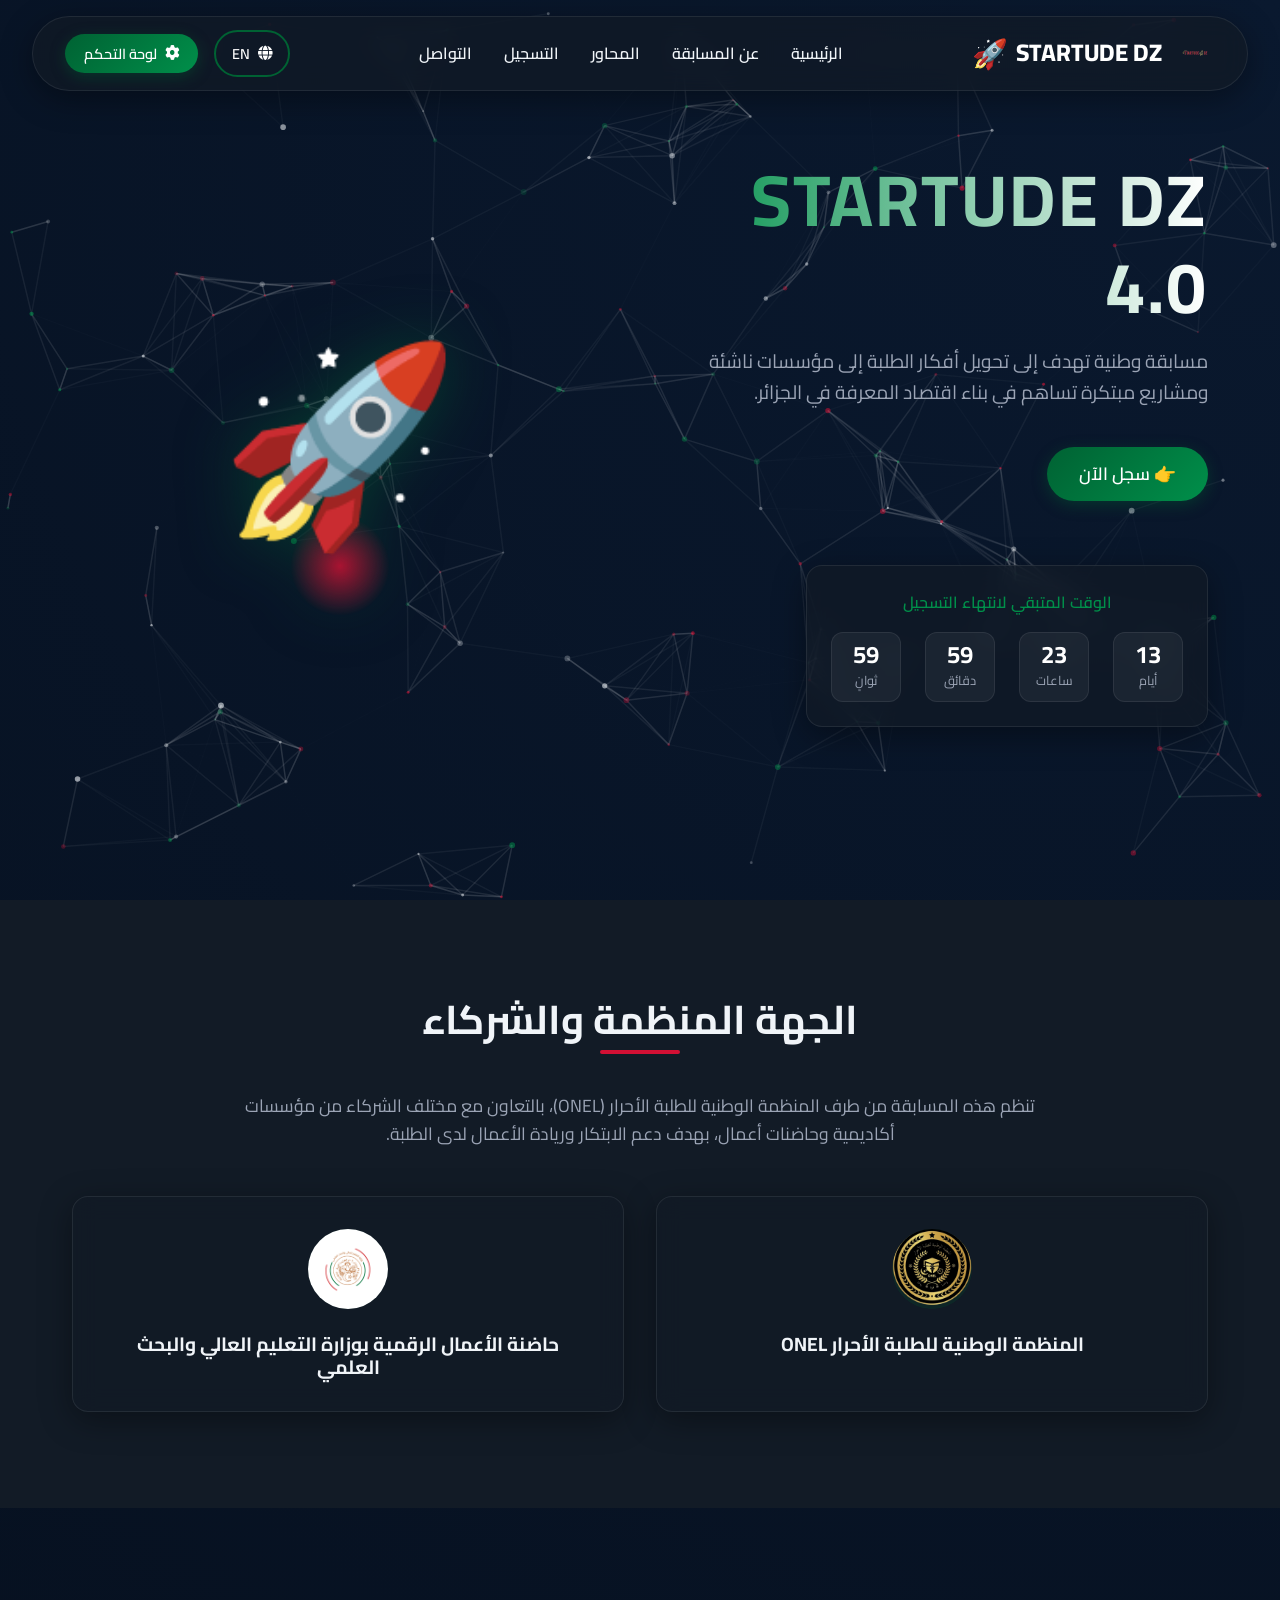
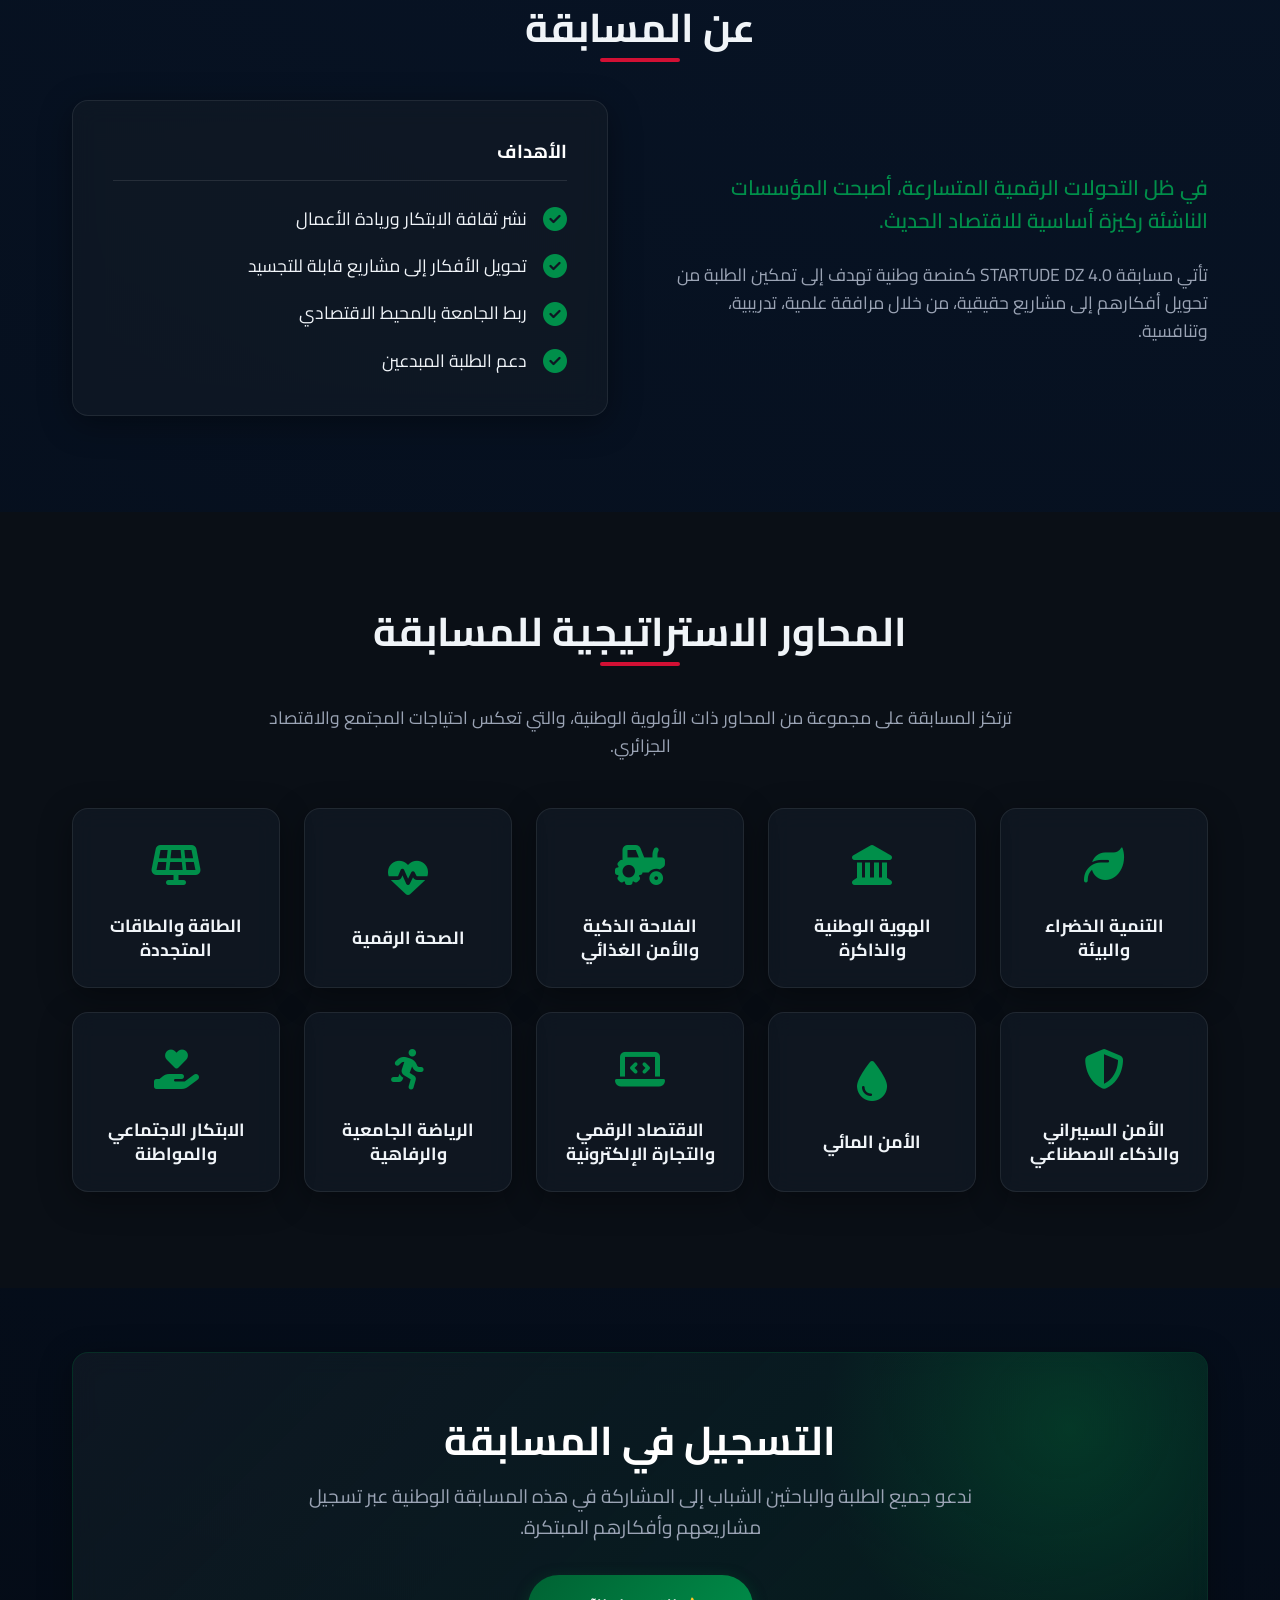
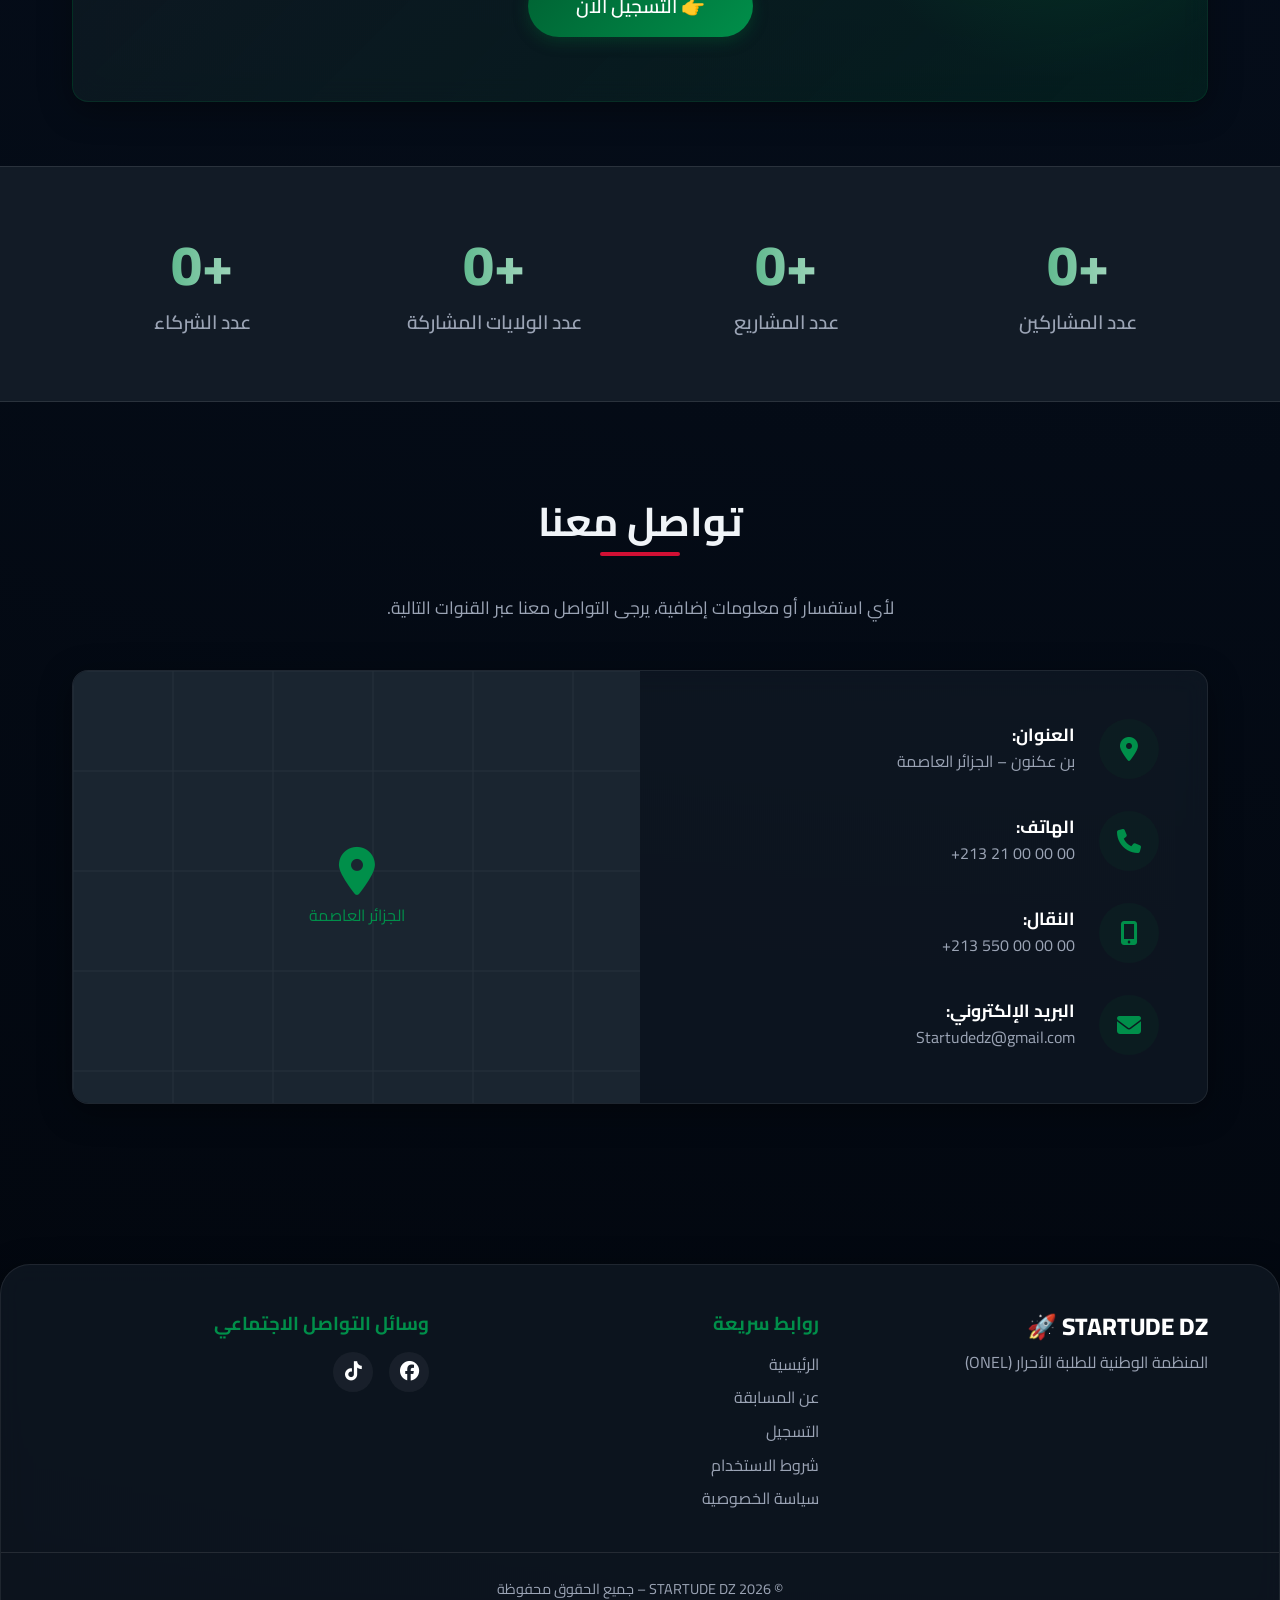
<file: index.html>
<!doctype html>
<html lang="ar">
  <head>
    <meta charset="UTF-8" />
    <link rel="icon" type="image/svg+xml" href="./favicon.svg" />
    <meta name="viewport" content="width=device-width, initial-scale=1.0, maximum-scale=1.0, user-scalable=no, viewport-fit=cover" />
    <meta name="theme-color" content="#006233" />
    
    <!-- SEO Optimization -->
    <title>STARTUDE DZ 4.0 | المسابقة الوطنية للطلبة الجامعيين</title>
    <meta name="description" content="البوابة الرسمية لمسابقة STARTUDE DZ 4.0 - المسابقة الوطنية للطلبة الجامعيين لريادة الأعمال والابتكار. سجل مشروعك الناشئ الآن وساهم في بناء اقتصاد المعرفة." />
    <meta name="keywords" content="STARTUDE DZ, ONEL, مسابقة وطنية, الطلبة الأحرار, جامعة الجزائر, مؤسسة ناشئة, الابتكار, ريادة الأعمال الطلابية, الجزائر" />
    <meta name="author" content="National Organization of Free Students (ONEL)" />
    
    <!-- PWA Configuration -->
    <link rel="manifest" href="./manifest.json" />
    
    <!-- iOS PWA Support -->
    <meta name="apple-mobile-web-app-capable" content="yes" />
    <meta name="apple-mobile-web-app-status-bar-style" content="black-translucent" />
    <meta name="apple-mobile-web-app-title" content="STARTUDE" />
    <link rel="apple-touch-icon" href="./startude-logo.png" />
    
    <!-- OpenGraph (Facebook, LinkedIn, etc.) -->
    <meta property="og:title" content="STARTUDE DZ 4.0 | المسابقة الوطنية للطلبة الجامعيين" />
    <meta property="og:description" content="سجل فكرتك أو مشروعك المبتكر الآن في مسابقة ريادة الأعمال الطلابية الكبرى في الجزائر." />
    <meta property="og:image" content="./startude-logo.png" />
    <meta property="og:type" content="website" />
    
    <!-- Twitter Cards -->
    <meta name="twitter:card" content="summary_large_image" />
    <meta name="twitter:title" content="STARTUDE DZ 4.0 | المسابقة الوطنية للطلبة الجامعيين" />
    <meta name="twitter:description" content="سجل فكرتك أو مشروعك المبتكر الآن في مسابقة ريادة الأعمال الطلابية الكبرى في الجزائر." />
    <meta name="twitter:image" content="./startude-logo.png" />

    <!-- External Libraries -->
    <link rel="stylesheet" href="https://cdnjs.cloudflare.com/ajax/libs/font-awesome/6.4.0/css/all.min.css" />
    <style>
      body {
        background: radial-gradient(circle at top right, #0a192f, #02060d) !important;
        color: #f0f4f8;
      }
    </style>
    <link rel="stylesheet" href="./assets/css/style.css" />
    <script src="./assets/js/tsparticles.bundle.min.js"></script>
  </head>
  <body>

    <div class="app-container">
      
      <!-- Navbar -->
      <header class="navbar-container glass-panel">
        <div class="navbar-content">
          <div class="logo">
            <a href="./index.html" style="display: flex; align-items: center; gap: 0.8rem;">
              <img src="./startude-logo.png" alt="STARTUDE Logo" style="height: 40px; width: auto; object-fit: contain;" />
              <h2>STARTUDE DZ <span>🚀</span></h2>
            </a>
          </div>

          <nav class="nav-links">
            <a href="./index.html" data-i18n="nav.home">الرئيسية</a>
            <a href="#about" data-i18n="nav.about">عن المسابقة</a>
            <a href="#axes" data-i18n="nav.axes">المحاور</a>
            <a href="#registration" data-i18n="nav.registration">التسجيل</a>
            <a href="#contact" data-i18n="nav.contact">التواصل</a>
          </nav>

          <div class="nav-actions">
            <button class="lang-toggle btn-secondary">
              <i class="fas fa-globe"></i> <span class="lang-toggle-text">EN</span>
            </button>
            <a href="./admin.html" class="btn-primary admin-btn">
              <i class="fas fa-cog"></i> <span data-i18n="nav.dashboard">لوحة التحكم</span>
            </a>
            <button class="mobile-menu-btn">
              <i class="fas fa-bars"></i>
            </button>
          </div>
        </div>
      </header>

      <main style="min-height: 80vh;">
        
        <!-- Hero Section -->
        <section class="hero-section" id="home">
          <div id="tsparticles" style="position: absolute; top: 0; left: 0; width: 100%; height: 100%; z-index: 0; pointer-events: none;"></div>
          
          <div class="container hero-content">
            <div class="hero-text">
              <h1 class="text-gradient" data-i18n="hero.title">STARTUDE DZ 4.0</h1>
              <p class="hero-subtitle" data-i18n="hero.subtitle">مسابقة وطنية تهدف إلى تحويل أفكار الطلبة إلى مؤسسات ناشئة ومشاريع مبتكرة تساهم في بناء اقتصاد المعرفة في الجزائر.</p>
              
              <div class="hero-actions" id="hero-registration-actions">
                <!-- Registration Button injected dynamically by JS -->
              </div>

              <!-- Countdown Container -->
              <div class="countdown-container glass-panel" id="countdown-container">
                <p data-i18n="hero.countdown_text">الوقت المتبقي لانتهاء التسجيل</p>
                <div class="timer">
                  <div class="time-box">
                    <span id="timer-days">0</span>
                    <small id="lbl-days">أيام</small>
                  </div>
                  <div class="time-box">
                    <span id="timer-hours">0</span>
                    <small id="lbl-hours">ساعات</small>
                  </div>
                  <div class="time-box">
                    <span id="timer-mins">0</span>
                    <small id="lbl-mins">دقيقة</small>
                  </div>
                  <div class="time-box">
                    <span id="timer-secs">0</span>
                    <small id="lbl-secs">ثانية</small>
                  </div>
                </div>
              </div>
            </div>

            <div class="hero-image">
              <div class="rocket-container">
                <span class="rocket-emoji">🚀</span>
                <div class="rocket-glow"></div>
              </div>
            </div>
          </div>
        </section>

        <!-- Organizers Section -->
        <section class="organizers-section" id="organizers">
          <div class="container">
            <h2 class="section-title" data-i18n="organizers.title">الجهة المنظمة والشركاء</h2>
            <p class="section-desc" data-i18n="organizers.text">تنظم هذه المسابقة من طرف المنظمة الوطنية للطلبة الأحرار (ONEL)، بالتعاون مع مختلف الشركاء من مؤسسات أكاديمية وحاضنات أعمال، بهدف دعم الابتكار وريادة الأعمال لدى الطلبة.</p>

            <div class="organizers-grid">
              <div class="org-card glass-panel">
                <div class="org-icon">
                  <img src="./onel-logo.png" alt="ONEL Logo" style="width: 100%; height: 100%; object-fit: contain; padding: 0; transform: scale(1.15);" />
                </div>
                <h3 data-i18n="organizers.onel">المنظمة الوطنية للطلبة الاحرار ONEL</h3>
              </div>

              <div class="org-card glass-panel">
                <div class="org-icon">
                  <img src="./ministry-logo.png" alt="Ministry Logo" style="width: 100%; height: 100%; object-fit: contain; background-color: white; padding: 10px;" />
                </div>
                <h3 data-i18n="organizers.digital_incubator">حاضنة الأعمال الرقمية بوزارة التعليم العالي والبحث العلمي</h3>
              </div>
            </div>
          </div>
        </section>

        <!-- About Section -->
        <section class="about-section" id="about">
          <div class="container">
            <h2 class="section-title" data-i18n="about.title">عن المسابقة</h2>
            
            <div class="about-content">
              <div class="about-text">
                <p class="lead" data-i18n="about.text1">في ظل التحولات الرقمية المتسارعة، أصبحت المؤسسات الناشئة ركيزة أساسية للاقتصاد الحديث.</p>
                <p data-i18n="about.text2">تأتي مسابقة STARTUDE DZ 4.0 كمنصة وطنية تهدف إلى تمكين الطلبة من تحويل أفكارهم إلى مشاريع حقيقية، من خلال مرافقة علمية، تدريبية، وتنافسية.</p>
              </div>

              <div class="about-goals glass-panel">
                <h3 data-i18n="about.goals">الأهداف</h3>
                <ul class="goals-list">
                  <li>
                    <i class="fas fa-check-circle goal-icon"></i>
                    <span data-i18n="about.goal1">نشر ثقافة الابتكار وريادة الأعمال</span>
                  </li>
                  <li>
                    <i class="fas fa-check-circle goal-icon"></i>
                    <span data-i18n="about.goal2">تحويل الأفكار إلى مشاريع قابلة للتجسيد</span>
                  </li>
                  <li>
                    <i class="fas fa-check-circle goal-icon"></i>
                    <span data-i18n="about.goal3">ربط الجامعة بالمحيط الاقتصادي</span>
                  </li>
                  <li>
                    <i class="fas fa-check-circle goal-icon"></i>
                    <span data-i18n="about.goal4">دعم الطلبة المبدعين</span>
                  </li>
                </ul>
              </div>
            </div>
          </div>
        </section>

        <!-- Axes Section -->
        <section class="axes-section" id="axes">
          <div class="container">
            <h2 class="section-title" data-i18n="axes.title">المحاور الاستراتيجية للمسابقة</h2>
            <p class="section-desc" data-i18n="axes.text">ترتكز المسابقة على مجموعة من المحاور ذات الأولوية الوطنية، والتي تعكس احتياجات المجتمع والاقتصاد الجزائري.</p>

            <div class="axes-grid">
              <div class="axis-card glass-panel">
                <div class="axis-icon"><i class="fas fa-leaf"></i></div>
                <h3 data-i18n="axes.axis1">التنمية الخضراء والبيئة</h3>
              </div>
              <div class="axis-card glass-panel">
                <div class="axis-icon"><i class="fas fa-landmark"></i></div>
                <h3 data-i18n="axes.axis2">الهوية الوطنية والذاكرة</h3>
              </div>
              <div class="axis-card glass-panel">
                <div class="axis-icon"><i class="fas fa-tractor"></i></div>
                <h3 data-i18n="axes.axis3">الفلاحة الذكية والأمن الغذائي</h3>
              </div>
              <div class="axis-card glass-panel">
                <div class="axis-icon"><i class="fas fa-heartbeat"></i></div>
                <h3 data-i18n="axes.axis4">الصحة الرقمية</h3>
              </div>
              <div class="axis-card glass-panel">
                <div class="axis-icon"><i class="fas fa-solar-panel"></i></div>
                <h3 data-i18n="axes.axis5">الطاقة والطاقات المتجددة</h3>
              </div>
              <div class="axis-card glass-panel">
                <div class="axis-icon"><i class="fas fa-shield-alt"></i></div>
                <h3 data-i18n="axes.axis6">الأمن السيبراني والذكاء الاصطناعي</h3>
              </div>
              <div class="axis-card glass-panel">
                <div class="axis-icon"><i class="fas fa-tint"></i></div>
                <h3 data-i18n="axes.axis7">الأمن المائي</h3>
              </div>
              <div class="axis-card glass-panel">
                <div class="axis-icon"><i class="fas fa-laptop-code"></i></div>
                <h3 data-i18n="axes.axis8">الاقتصاد الرقمي والتجارة الإلكترونية</h3>
              </div>
              <div class="axis-card glass-panel">
                <div class="axis-icon"><i class="fas fa-running"></i></div>
                <h3 data-i18n="axes.axis9">الرياضة الجامعية والرفاهية</h3>
              </div>
              <div class="axis-card glass-panel">
                <div class="axis-icon"><i class="fas fa-hand-holding-heart"></i></div>
                <h3 data-i18n="axes.axis10">الابتكار الاجتماعي والمواطنة</h3>
              </div>
            </div>
          </div>
        </section>

        <!-- Registration Section -->
        <section class="registration-section" id="registration">
          <div class="container">
            <div class="registration-card glass-panel">
              <div class="registration-content">
                <h2 data-i18n="registration.title">التسجيل في المسابقة</h2>
                <p data-i18n="registration.text">ندعو جميع الطلبة والباحثين الشباب إلى المشاركة في هذه المسابقة الوطنية عبر تسجيل مشاريعهم وأفكارهم المبتكرة.</p>
                <div id="registration-card-actions">
                  <!-- Registration button or closed tag injected by JS -->
                </div>
              </div>
              <div class="registration-bg-shape"></div>
            </div>
          </div>
        </section>

        <!-- Stats Section -->
        <section class="stats-section">
          <div class="container">
            <div class="stats-grid">
              <div class="stat-card">
                <h3 class="text-gradient" id="stat-participants">+0</h3>
                <p data-i18n="stats.participants">عدد المشاركين</p>
              </div>
              <div class="stat-card">
                <h3 class="text-gradient" id="stat-projects">+0</h3>
                <p data-i18n="stats.projects">عدد المشاريع</p>
              </div>
              <div class="stat-card">
                <h3 class="text-gradient" id="stat-wilayas">+0</h3>
                <p data-i18n="stats.wilayas">عدد الولايات المشاركة</p>
              </div>
              <div class="stat-card">
                <h3 class="text-gradient" id="stat-partners">+0</h3>
                <p data-i18n="stats.partners">عدد الشركاء</p>
              </div>
            </div>
          </div>
        </section>

        <!-- Contact Section -->
        <section class="contact-section" id="contact">
          <div class="container">
            <h2 class="section-title" data-i18n="contact.title">تواصل معنا</h2>
            <p class="section-desc" data-i18n="contact.text">لأي استفسار أو معلومات إضافية، يرجى التواصل معنا عبر القنوات التالية.</p>

            <div class="contact-container glass-panel">
              <div class="contact-info">
                <div class="contact-item">
                  <div class="contact-icon"><i class="fas fa-map-marker-alt"></i></div>
                  <div class="contact-details">
                    <h4 data-i18n="contact.address">العنوان:</h4>
                    <p id="contact-address-val">بن عكنون – الجزائر العاصمة</p>
                  </div>
                </div>

                <div class="contact-item">
                  <div class="contact-icon"><i class="fas fa-phone"></i></div>
                  <div class="contact-details">
                    <h4 data-i18n="contact.phone">الهاتف:</h4>
                    <p id="contact-phone-val" dir="ltr">+213 21 00 00 00</p>
                  </div>
                </div>

                <div class="contact-item">
                  <div class="contact-icon"><i class="fas fa-mobile-alt"></i></div>
                  <div class="contact-details">
                    <h4 data-i18n="contact.mobile">النقال:</h4>
                    <p id="contact-mobile-val" dir="ltr">+213 550 00 00 00</p>
                  </div>
                </div>

                <div class="contact-item">
                  <div class="contact-icon"><i class="fas fa-envelope"></i></div>
                  <div class="contact-details">
                    <h4 data-i18n="contact.email">البريد الإلكتروني:</h4>
                    <p id="contact-email-val">Startudedz@gmail.com</p>
                  </div>
                </div>
              </div>
              
              <div class="contact-map">
                <div class="map-placeholder">
                  <div class="map-overlay">
                    <i class="fas fa-map-marker-alt map-icon"></i>
                    <p>الجزائر العاصمة</p>
                  </div>
                </div>
              </div>
            </div>
          </div>
        </section>

      </main>

      <!-- Footer -->
      <footer class="footer-container glass-panel">
        <div class="container footer-content">
          <div class="footer-brand">
            <h2>STARTUDE DZ <span>🚀</span></h2>
            <p data-i18n="footer.onel">المنظمة الوطنية للطلبة الأحرار (ONEL)</p>
          </div>
          
          <div class="footer-links">
            <h3 data-i18n="footer.quick_links">روابط سريعة</h3>
            <ul>
              <li><a href="./index.html" data-i18n="nav.home">الرئيسية</a></li>
              <li><a href="#about" data-i18n="nav.about">عن المسابقة</a></li>
              <li><a href="#registration" data-i18n="nav.registration">التسجيل</a></li>
              <li><a href="./terms.html" data-i18n="footer.terms">شروط الاستخدام</a></li>
              <li><a href="./privacy.html" data-i18n="footer.privacy">سياسة الخصوصية</a></li>
            </ul>
          </div>

          <div class="footer-social">
            <h3 data-i18n="footer.social">وسائل التواصل الاجتماعي</h3>
            <div class="social-icons">
              <a href="https://www.facebook.com/share/1B1pjuqfKP/" target="_blank" rel="noopener noreferrer"><i class="fab fa-facebook"></i></a>
              <a href="https://www.tiktok.com/@startudedz?_r=1&_t=ZS-96HNYuN3NMC" target="_blank" rel="noopener noreferrer"><i class="fab fa-tiktok"></i></a>
            </div>
          </div>
        </div>
        <div class="footer-bottom">
          <p data-i18n="footer.copyright">© 2026 STARTUDE DZ – جميع الحقوق محفوظة</p>
        </div>
      </footer>

    </div>

    <!-- Scripts -->
    <script src="./assets/js/main.js"></script>
  </body>
</html>
</file>
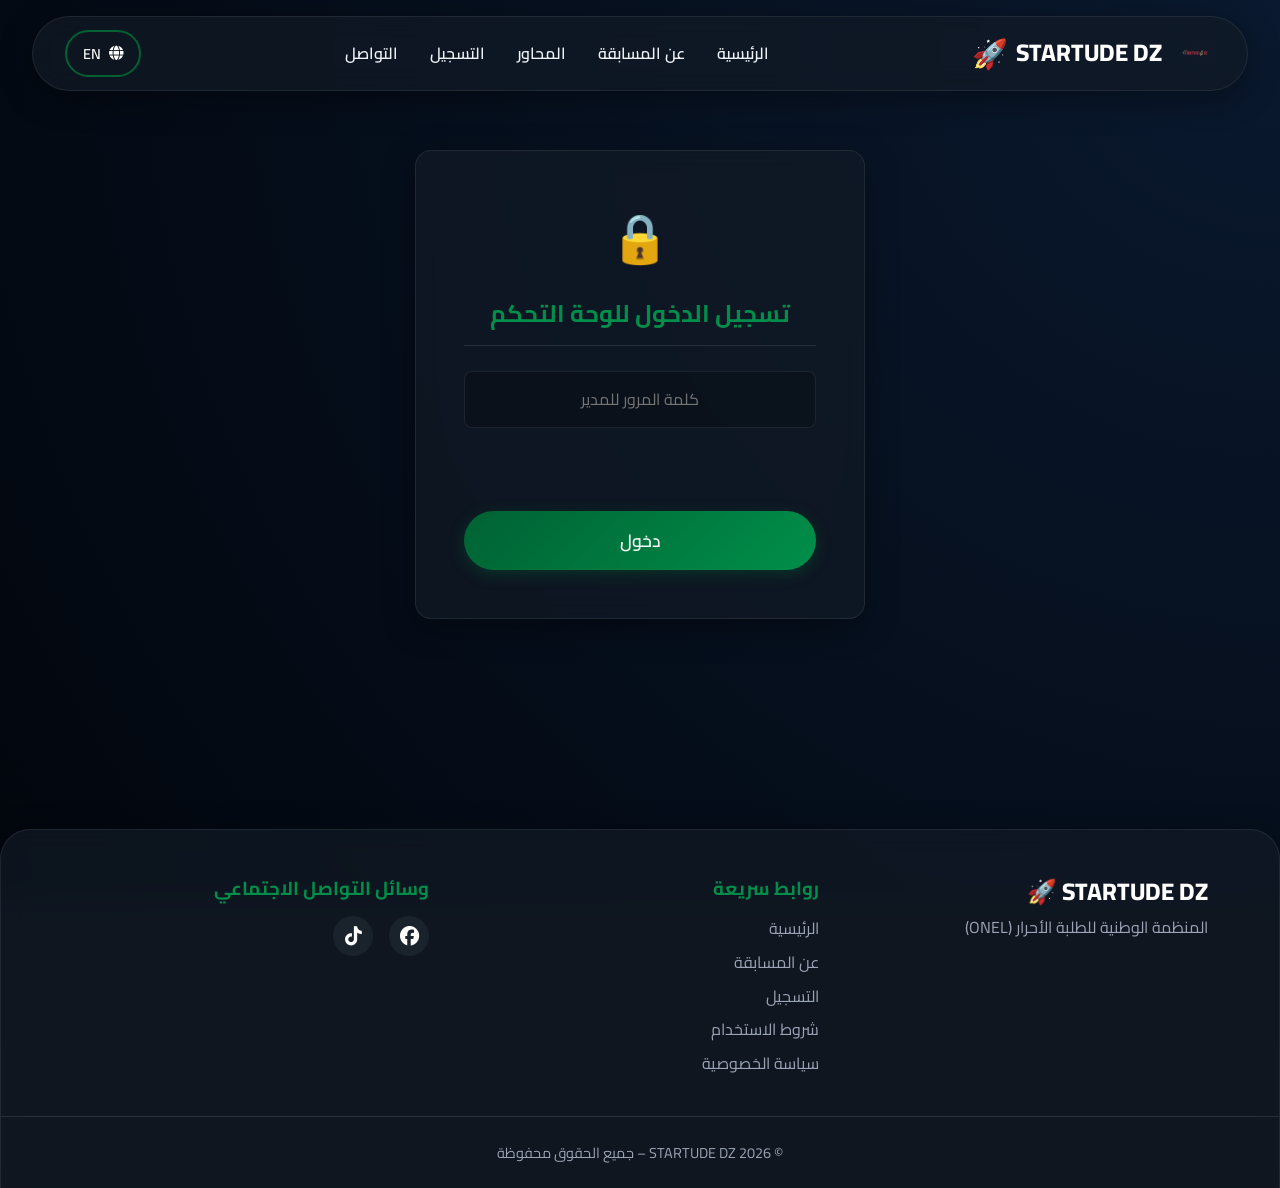
<file: admin.html>
<!doctype html>
<html lang="ar">
  <head>
    <meta charset="UTF-8" />
    <link rel="icon" type="image/svg+xml" href="./favicon.svg" />
    <meta name="viewport" content="width=device-width, initial-scale=1.0, maximum-scale=1.0, user-scalable=no, viewport-fit=cover" />
    <meta name="theme-color" content="#006233" />
    
    <!-- SEO Optimization -->
    <title>STARTUDE DZ 4.0 | لوحة التحكم للمدير</title>
    
    <!-- External Libraries -->
    <link rel="stylesheet" href="https://cdnjs.cloudflare.com/ajax/libs/font-awesome/6.4.0/css/all.min.css" />
    <style>
      body {
        background-color: #0a0f16 !important;
        color: #f0f4f8;
      }
    </style>
    <link rel="stylesheet" href="./assets/css/style.css" />
  </head>
  <body>

    <div class="app-container">
      
      <!-- Navbar -->
      <header class="navbar-container glass-panel">
        <div class="navbar-content">
          <div class="logo">
            <a href="./index.html" style="display: flex; align-items: center; gap: 0.8rem;">
              <img src="./startude-logo.png" alt="STARTUDE Logo" style="height: 40px; width: auto; object-fit: contain;" />
              <h2>STARTUDE DZ <span>🚀</span></h2>
            </a>
          </div>

          <nav class="nav-links">
            <a href="./index.html" data-i18n="nav.home">الرئيسية</a>
            <a href="./index.html#about" data-i18n="nav.about">عن المسابقة</a>
            <a href="./index.html#axes" data-i18n="nav.axes">المحاور</a>
            <a href="./index.html#registration" data-i18n="nav.registration">التسجيل</a>
            <a href="./index.html#contact" data-i18n="nav.contact">التواصل</a>
          </nav>

          <div class="nav-actions">
            <button class="lang-toggle btn-secondary">
              <i class="fas fa-globe"></i> <span class="lang-toggle-text">EN</span>
            </button>
            <button class="mobile-menu-btn">
              <i class="fas fa-bars"></i>
            </button>
          </div>
        </div>
      </header>

      <!-- Main Content -->
      <main style="min-height: 85vh;">
        
        <!-- 1. LOGIN CONTAINER -->
        <div id="admin-login-container" class="container" style="padding-top: 150px; padding-bottom: 4rem; display: flex; align-items: center; justify-content: center; min-height: 70vh;">
          <div class="admin-panel glass-panel" style="width: 100%; max-width: 450px; text-align: center; padding: 3rem; border-radius: 16px;">
            <div style="font-size: 3rem; margin-bottom: 1.5rem;">🔒</div>
            <h2 data-i18n="admin.login_title" style="margin-bottom: 25px;">تسجيل الدخول للوحة التحكم</h2>
            <form id="admin-login-form">
              <div class="admin-form-group">
                <input 
                  type="password" 
                  id="admin-password-input" 
                  data-i18n-placeholder="admin.password_placeholder"
                  placeholder="كلمة المرور / Password"
                  class="admin-input"
                  autoComplete="new-password"
                  style="text-align: center; margin-bottom: 15px;"
                  required
                />
              </div>
              <p id="admin-login-error" style="color: var(--color-secondary); margin-bottom: 20px; font-weight: 600; min-height: 24px;"></p>
              <button type="submit" class="btn-primary" style="width: 100%;" data-i18n="admin.login_btn">
                دخول
              </button>
            </form>
          </div>
        </div>

        <!-- 2. DASHBOARD CONTAINER (HIDDEN BY DEFAULT) -->
        <div id="admin-dashboard-container" class="container" style="padding-top: 150px; padding-bottom: 4rem; display: none;">
          <h1 class="section-title" data-i18n="admin.title" style="margin-bottom: 3rem;">لوحة التحكم للمدير</h1>
          
          <div class="admin-grid">
            
            <!-- Panel 1: Settings -->
            <div class="admin-panel glass-panel">
              <h2 data-i18n="admin.settings">إعدادات المنصة</h2>
              
              <div class="admin-form-group toggle-group">
                <label>
                  <span data-i18n="admin.reg_enable">تشغيل التسجيل</span>
                  <input type="checkbox" id="admin-reg-open" />
                  <span class="toggle-slider"></span>
                </label>
              </div>

              <div class="admin-form-group toggle-group">
                <label>
                  <span data-i18n="admin.timer_show">إظهار العداد</span>
                  <input type="checkbox" id="admin-show-timer" />
                  <span class="toggle-slider"></span>
                </label>
              </div>

              <div class="admin-form-group">
                <label data-i18n="admin.timer_date">تاريخ انتهاء العداد</label>
                <input type="datetime-local" id="admin-timer-date" class="admin-input" />
              </div>

              <div class="admin-form-group toggle-group">
                <label>
                  <span data-i18n="admin.bg_enable">خلفية ثلاثية الأبعاد (3D)</span>
                  <input type="checkbox" id="admin-enable-bg" />
                  <span class="toggle-slider"></span>
                </label>
              </div>


              <div class="admin-form-group toggle-group">
                <label style="border: 1px dashed rgba(210, 16, 52, 0.4); padding: 0.5rem 1rem; border-radius: 8px; background: rgba(210, 16, 52, 0.05);">
                  <span data-i18n="admin.maintenance_enable" style="color: var(--color-white); font-weight: bold;">وضع الصيانة</span>
                  <input type="checkbox" id="admin-maintenance-mode" />
                  <span class="toggle-slider"></span>
                </label>
              </div>
            </div>

            <!-- Panel 2: Stats -->
            <div class="admin-panel glass-panel">
              <h2 data-i18n="admin.stats">تعديل الإحصائيات</h2>
              
              <div class="admin-form-group">
                <label data-i18n="stats.participants">عدد المشاركين</label>
                <input type="number" id="admin-participants" class="admin-input" />
              </div>
              
              <div class="admin-form-group">
                <label data-i18n="stats.projects">عدد المشاريع</label>
                <input type="number" id="admin-projects" class="admin-input" />
              </div>
              
              <div class="admin-form-group">
                <label data-i18n="stats.wilayas">عدد الولايات المشاركة</label>
                <input type="number" id="admin-wilayas" class="admin-input" />
              </div>
              
              <div class="admin-form-group">
                <label data-i18n="stats.partners">عدد الشركاء</label>
                <input type="number" id="admin-partners" class="admin-input" />
              </div>
            </div>

            <!-- Panel 3: Contact Info -->
            <div class="admin-panel glass-panel">
              <h2 data-i18n="admin.contact">معلومات التواصل</h2>
              
              <div class="admin-form-group">
                <label data-i18n="contact.address">العنوان</label>
                <input type="text" id="admin-address" class="admin-input" />
              </div>
              
              <div class="admin-form-group">
                <label data-i18n="contact.phone">الهاتف</label>
                <input type="text" id="admin-phone" class="admin-input" dir="ltr" />
              </div>
              
              <div class="admin-form-group">
                <label data-i18n="contact.mobile">النقال</label>
                <input type="text" id="admin-mobile" class="admin-input" dir="ltr" />
              </div>
              
              <div class="admin-form-group">
                <label data-i18n="contact.email">البريد الإلكتروني</label>
                <input type="email" id="admin-email" class="admin-input" dir="ltr" />
              </div>
            </div>

          </div>

          <!-- Save/Logout Footer -->
          <div class="admin-footer">
            <div style="display: flex; align-items: center; gap: 1.5rem;">
              <button id="admin-save-btn" class="btn-primary" data-i18n="admin.save">
                حفظ التغييرات
              </button>
              <span id="admin-save-message" class="save-message" style="display: none;"></span>
            </div>
            <button id="admin-logout-btn" class="btn-secondary" data-i18n="admin.logout_btn" style="border-color: var(--color-secondary); color: var(--color-secondary);">
              تسجيل الخروج
            </button>
          </div>
        </div>

      </main>

      <!-- Footer -->
      <footer class="footer-container glass-panel">
        <div class="container footer-content">
          <div class="footer-brand">
            <h2>STARTUDE DZ <span>🚀</span></h2>
            <p data-i18n="footer.onel">المنظمة الوطنية للطلبة الأحرار (ONEL)</p>
          </div>
          
          <div class="footer-links">
            <h3 data-i18n="footer.quick_links">روابط سريعة</h3>
            <ul>
              <li><a href="./index.html" data-i18n="nav.home">الرئيسية</a></li>
              <li><a href="./index.html#about" data-i18n="nav.about">عن المسابقة</a></li>
              <li><a href="./index.html#registration" data-i18n="nav.registration">التسجيل</a></li>
              <li><a href="./terms.html" data-i18n="footer.terms">شروط الاستخدام</a></li>
              <li><a href="./privacy.html" data-i18n="footer.privacy">سياسة الخصوصية</a></li>
            </ul>
          </div>

          <div class="footer-social">
            <h3 data-i18n="footer.social">وسائل التواصل الاجتماعي</h3>
            <div class="social-icons">
              <a href="https://www.facebook.com/share/1B1pjuqfKP/" target="_blank" rel="noopener noreferrer"><i class="fab fa-facebook"></i></a>
              <a href="https://www.tiktok.com/@startudedz?_r=1&_t=ZS-96HNYuN3NMC" target="_blank" rel="noopener noreferrer"><i class="fab fa-tiktok"></i></a>
            </div>
          </div>
        </div>
        <div class="footer-bottom">
          <p data-i18n="footer.copyright">© 2026 STARTUDE DZ – جميع الحقوق محفوظة</p>
        </div>
      </footer>

    </div>

    <!-- Scripts -->
    <script src="./assets/js/main.js"></script>
  </body>
</html>
</file>
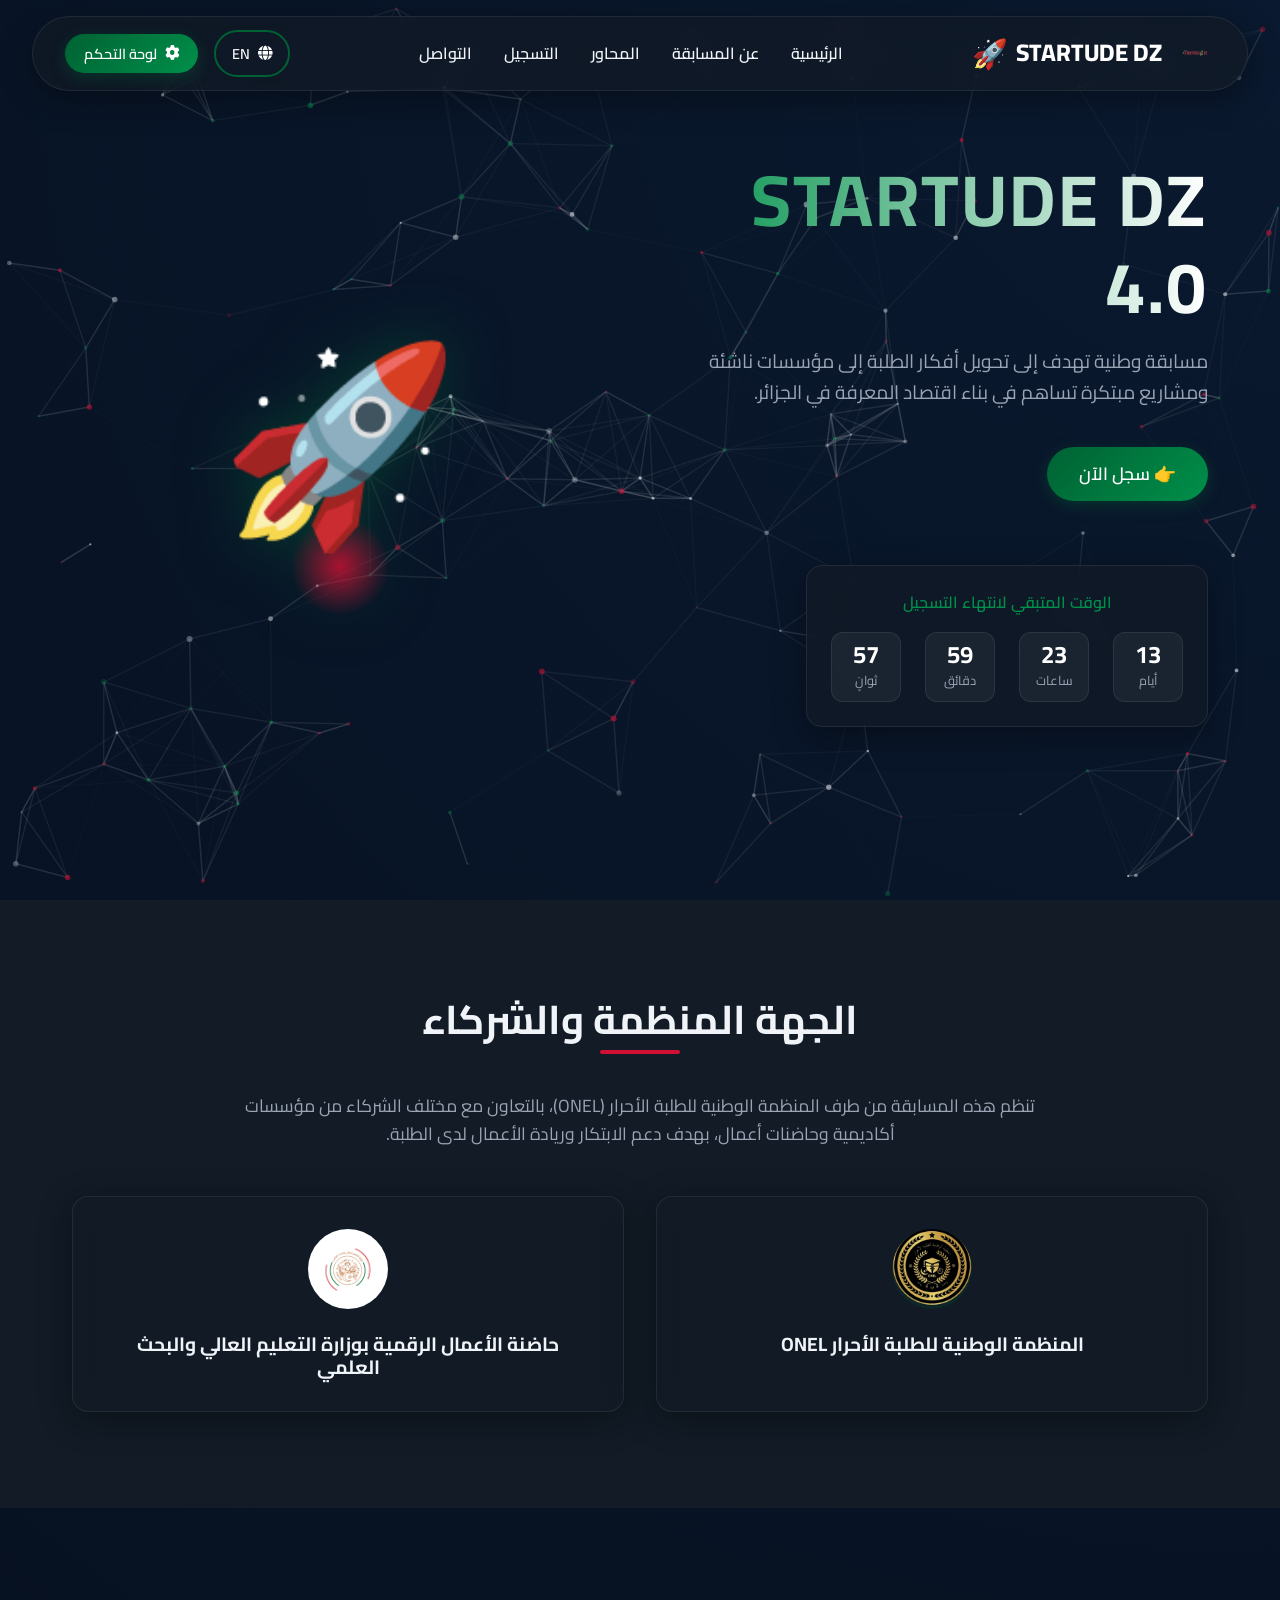
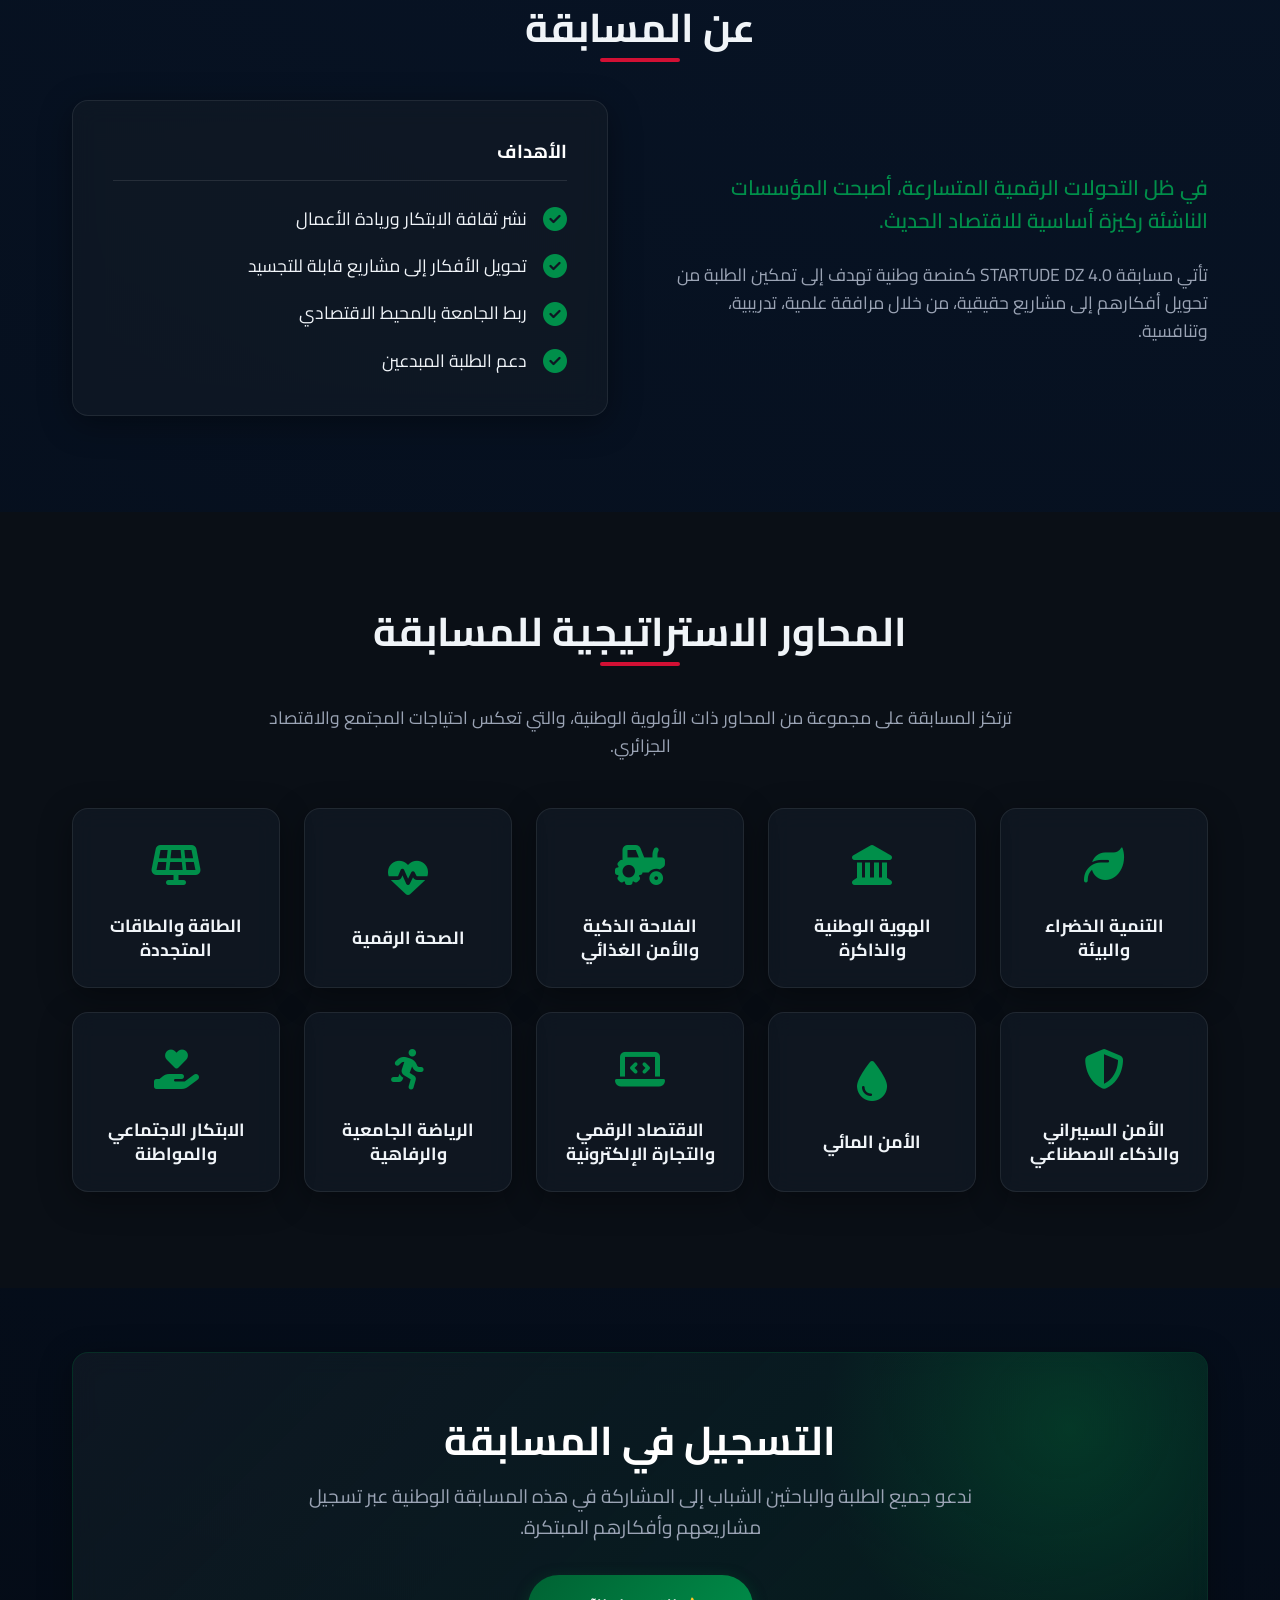
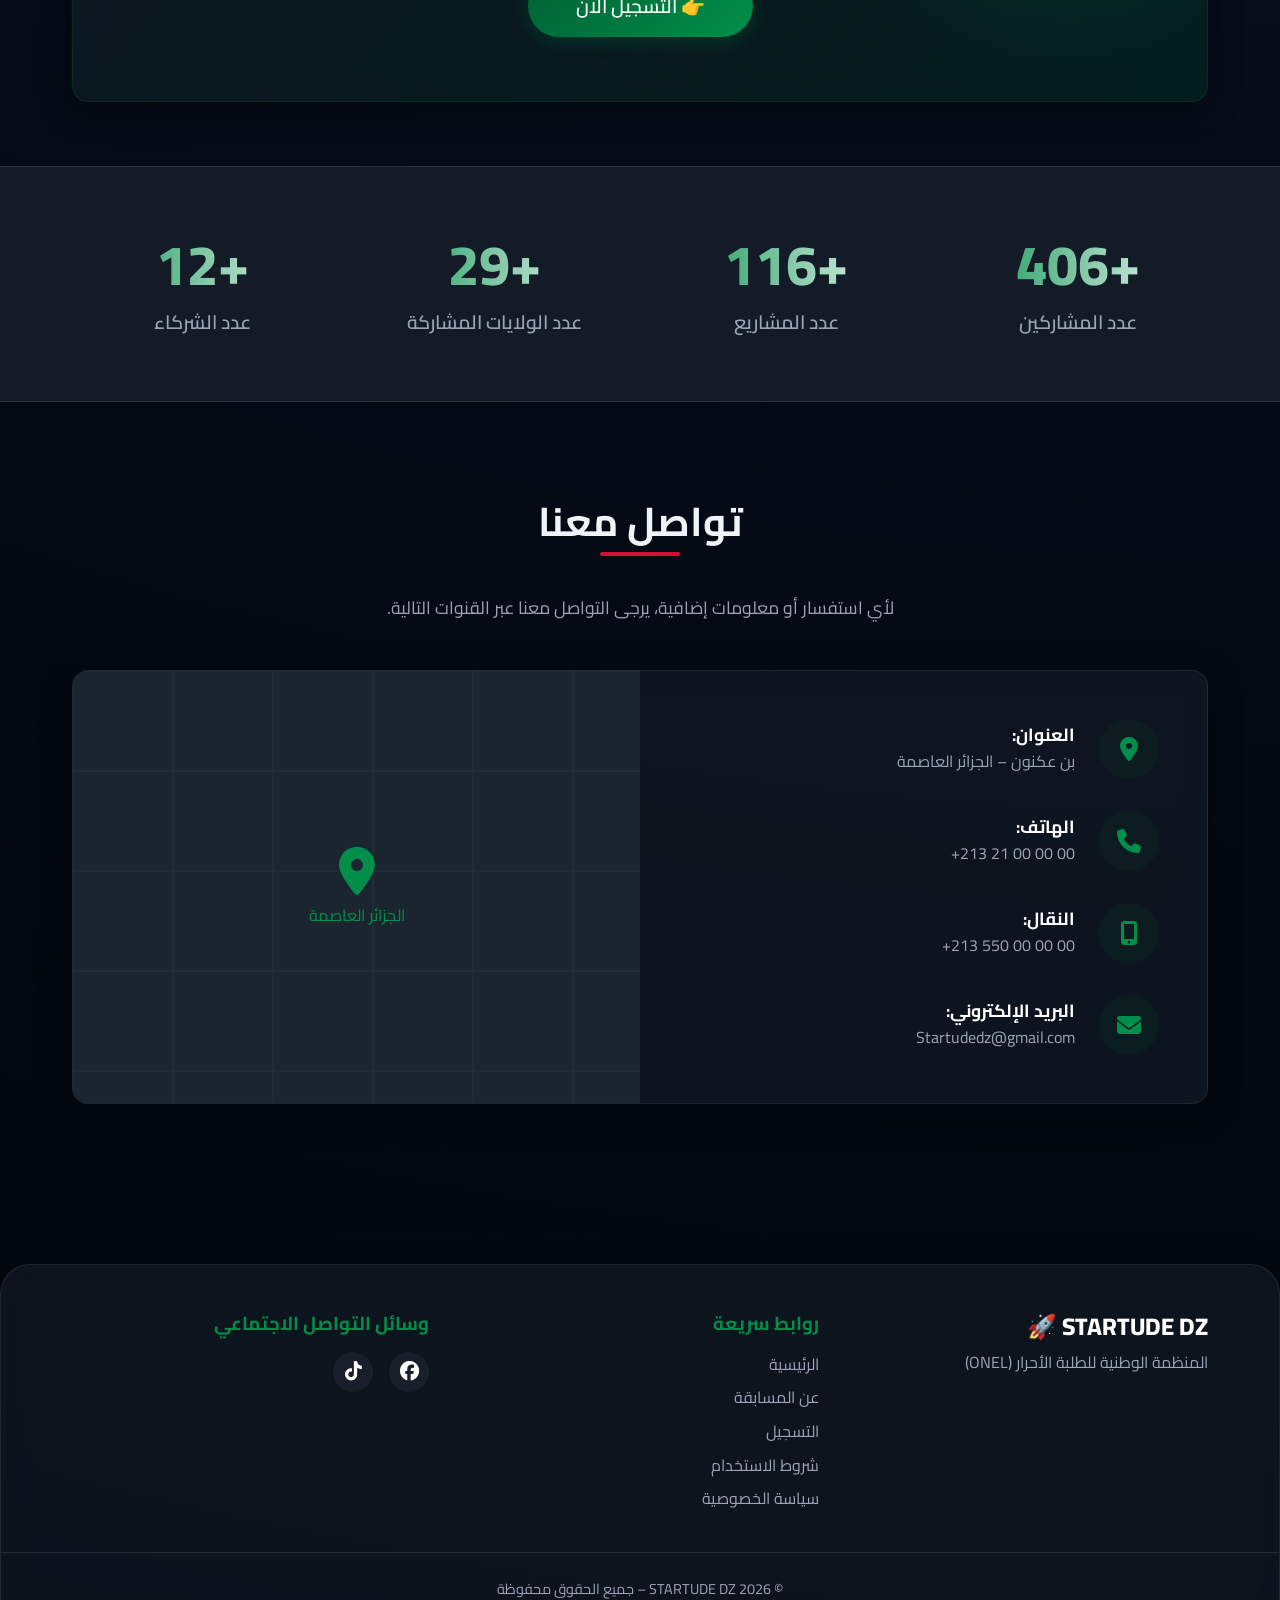
<file: maintenance.html>
<!doctype html>
<html lang="ar">
  <head>
    <meta charset="UTF-8" />
    <link rel="icon" type="image/svg+xml" href="./favicon.svg" />
    <meta name="viewport" content="width=device-width, initial-scale=1.0, maximum-scale=1.0, user-scalable=no, viewport-fit=cover" />
    <meta name="theme-color" content="#006233" />
    
    <!-- SEO Optimization -->
    <title>STARTUDE DZ 4.0 | الموقع تحت الصيانة</title>
    <meta name="description" content="الموقع تحت الصيانة حالياً. سنعود قريباً." />
    
    <!-- External Libraries -->
    <link rel="stylesheet" href="https://cdnjs.cloudflare.com/ajax/libs/font-awesome/6.4.0/css/all.min.css" />
    <style>
      body {
        background-color: #0a0f16 !important;
        color: #f0f4f8;
      }
    </style>
    <link rel="stylesheet" href="./assets/css/style.css" />
  </head>
  <body>

    <div class="app-container" style="display: flex; flex-direction: column; min-height: 100vh; justify-content: space-between;">
      
      <!-- Minimal Navbar for Maintenance -->
      <header class="navbar-container glass-panel">
        <div class="navbar-content">
          <div class="logo">
            <div style="display: flex; align-items: center; gap: 0.8rem;">
              <img src="./startude-logo.png" alt="STARTUDE Logo" style="height: 40px; width: auto; object-fit: contain;" />
              <h2>STARTUDE DZ <span>🚀</span></h2>
            </div>
          </div>

          <div class="nav-actions">
            <button class="lang-toggle btn-secondary">
              <i class="fas fa-globe"></i> <span class="lang-toggle-text">EN</span>
            </button>
          </div>
        </div>
      </header>

      <!-- Main Content -->
      <main style="flex: 1; display: flex; align-items: center; justify-content: center;">
        <div class="container">
          <div class="maintenance-container">
            <div class="maintenance-panel glass-panel">
              <div style="font-size: 5rem; margin-bottom: 2rem; display: inline-block; animation: pulse 2s infinite;">🛠️</div>
              <h1 class="text-gradient" data-i18n="maintenance.title" style="font-size: 2.5rem; margin-bottom: 1.5rem;">الموقع تحت الصيانة</h1>
              <p style="font-size: 1.25rem; color: var(--color-text-muted); margin-bottom: 2.5rem; line-height: 1.8;" data-i18n="maintenance.subtitle">
                نحن نعمل حالياً على تحسين وتحديث المنصة لتقديم أفضل تجربة ممكنة. سنعود قريباً!
              </p>
              <div style="font-size: 1.1rem; color: var(--color-primary-light); font-weight: 700; letter-spacing: 1px;" data-i18n="maintenance.back_soon">
                سنعود قريباً...
              </div>
            </div>
          </div>
        </div>
      </main>

      <!-- Footer -->
      <footer class="footer-container glass-panel">
        <div class="container footer-content" style="justify-content: center; text-align: center;">
          <div class="footer-brand" style="grid-column: 1 / -1;">
            <h2>STARTUDE DZ <span>🚀</span></h2>
            <p data-i18n="footer.onel">المنظمة الوطنية للطلبة الأحرار (ONEL)</p>
          </div>
        </div>
        <div class="footer-bottom">
          <p data-i18n="footer.copyright">© 2026 STARTUDE DZ – جميع الحقوق محفوظة</p>
        </div>
      </footer>

    </div>

    <!-- Scripts -->
    <script src="./assets/js/main.js"></script>
  </body>
</html>
</file>
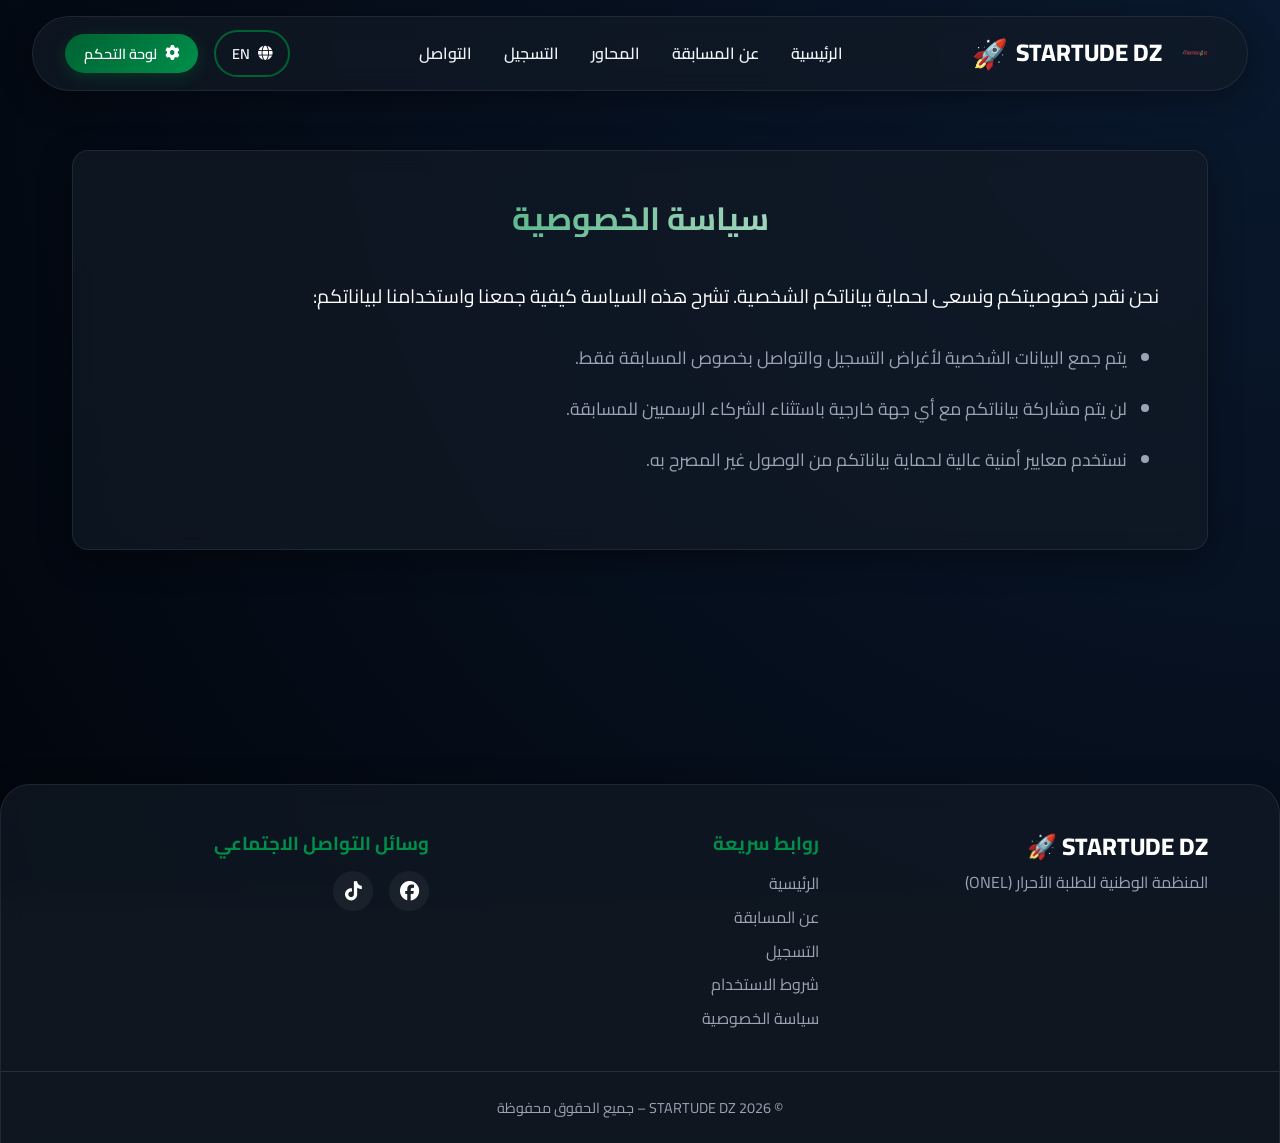
<file: privacy.html>
<!doctype html>
<html lang="ar">
  <head>
    <meta charset="UTF-8" />
    <link rel="icon" type="image/svg+xml" href="./favicon.svg" />
    <meta name="viewport" content="width=device-width, initial-scale=1.0, maximum-scale=1.0, user-scalable=no, viewport-fit=cover" />
    <meta name="theme-color" content="#006233" />
    
    <!-- SEO Optimization -->
    <title>STARTUDE DZ 4.0 | سياسة الخصوصية</title>
    <meta name="description" content="سياسة الخصوصية الخاصة بمنصة STARTUDE DZ 4.0 - المسابقة الوطنية للطلبة الجامعيين." />
    <meta name="author" content="National Organization of Free Students (ONEL)" />
    
    <!-- External Libraries -->
    <link rel="stylesheet" href="https://cdnjs.cloudflare.com/ajax/libs/font-awesome/6.4.0/css/all.min.css" />
    <style>
      body {
        background-color: #0a0f16 !important;
        color: #f0f4f8;
      }
    </style>
    <link rel="stylesheet" href="./assets/css/style.css" />
  </head>
  <body>

    <div class="app-container">
      
      <!-- Navbar -->
      <header class="navbar-container glass-panel">
        <div class="navbar-content">
          <div class="logo">
            <a href="./index.html" style="display: flex; align-items: center; gap: 0.8rem;">
              <img src="./startude-logo.png" alt="STARTUDE Logo" style="height: 40px; width: auto; object-fit: contain;" />
              <h2>STARTUDE DZ <span>🚀</span></h2>
            </a>
          </div>

          <nav class="nav-links">
            <a href="./index.html" data-i18n="nav.home">الرئيسية</a>
            <a href="./index.html#about" data-i18n="nav.about">عن المسابقة</a>
            <a href="./index.html#axes" data-i18n="nav.axes">المحاور</a>
            <a href="./index.html#registration" data-i18n="nav.registration">التسجيل</a>
            <a href="./index.html#contact" data-i18n="nav.contact">التواصل</a>
          </nav>

          <div class="nav-actions">
            <button class="lang-toggle btn-secondary">
              <i class="fas fa-globe"></i> <span class="lang-toggle-text">EN</span>
            </button>
            <a href="./admin.html" class="btn-primary admin-btn">
              <i class="fas fa-cog"></i> <span data-i18n="nav.dashboard">لوحة التحكم</span>
            </a>
            <button class="mobile-menu-btn">
              <i class="fas fa-bars"></i>
            </button>
          </div>
        </div>
      </header>

      <!-- Main Content -->
      <main style="min-height: 80vh;">
        <div class="container" style="padding-top: 150px; padding-bottom: 4rem;">
          <div class="glass-panel" style="padding: 3rem; border-radius: 16px; box-shadow: var(--glass-shadow);">
            <h1 class="text-gradient" style="margin-bottom: 2.5rem; text-align: center;" data-i18n="privacy.title">سياسة الخصوصية</h1>
            
            <div style="line-height: 2;">
              <p style="margin-bottom: 1.5rem; font-size: 1.2rem; color: var(--color-white);" data-i18n="privacy.intro">
                نحن نقدر خصوصيتكم ونسعى لحماية بياناتكم الشخصية. تشرح هذه السياسة كيفية جمعنا واستخدامنا لبياناتكم:
              </p>
              <ul style="padding-inline-start: 2rem; margin-bottom: 1.5rem; font-size: 1.1rem; display: flex; flex-direction: column; gap: 1rem; color: var(--color-text-muted);">
                <li data-i18n="privacy.item1">يتم جمع البيانات الشخصية لأغراض التسجيل والتواصل بخصوص المسابقة فقط.</li>
                <li data-i18n="privacy.item2">لن يتم مشاركة بياناتكم مع أي جهة خارجية باستثناء الشركاء الرسميين للمسابقة.</li>
                <li data-i18n="privacy.item3">نستخدم معايير أمنية عالية لحماية بياناتكم من الوصول غير المصرح به.</li>
              </ul>
            </div>
          </div>
        </div>
      </main>

      <!-- Footer -->
      <footer class="footer-container glass-panel">
        <div class="container footer-content">
          <div class="footer-brand">
            <h2>STARTUDE DZ <span>🚀</span></h2>
            <p data-i18n="footer.onel">المنظمة الوطنية للطلبة الأحرار (ONEL)</p>
          </div>
          
          <div class="footer-links">
            <h3 data-i18n="footer.quick_links">روابط سريعة</h3>
            <ul>
              <li><a href="./index.html" data-i18n="nav.home">الرئيسية</a></li>
              <li><a href="./index.html#about" data-i18n="nav.about">عن المسابقة</a></li>
              <li><a href="./index.html#registration" data-i18n="nav.registration">التسجيل</a></li>
              <li><a href="./terms.html" data-i18n="footer.terms">شروط الاستخدام</a></li>
              <li><a href="./privacy.html" data-i18n="footer.privacy">سياسة الخصوصية</a></li>
            </ul>
          </div>

          <div class="footer-social">
            <h3 data-i18n="footer.social">وسائل التواصل الاجتماعي</h3>
            <div class="social-icons">
              <a href="https://www.facebook.com/share/1B1pjuqfKP/" target="_blank" rel="noopener noreferrer"><i class="fab fa-facebook"></i></a>
              <a href="https://www.tiktok.com/@startudedz?_r=1&_t=ZS-96HNYuN3NMC" target="_blank" rel="noopener noreferrer"><i class="fab fa-tiktok"></i></a>
            </div>
          </div>
        </div>
        <div class="footer-bottom">
          <p data-i18n="footer.copyright">© 2026 STARTUDE DZ – جميع الحقوق محفوظة</p>
        </div>
      </footer>

    </div>

    <!-- Scripts -->
    <script src="./assets/js/main.js"></script>
  </body>
</html>
</file>
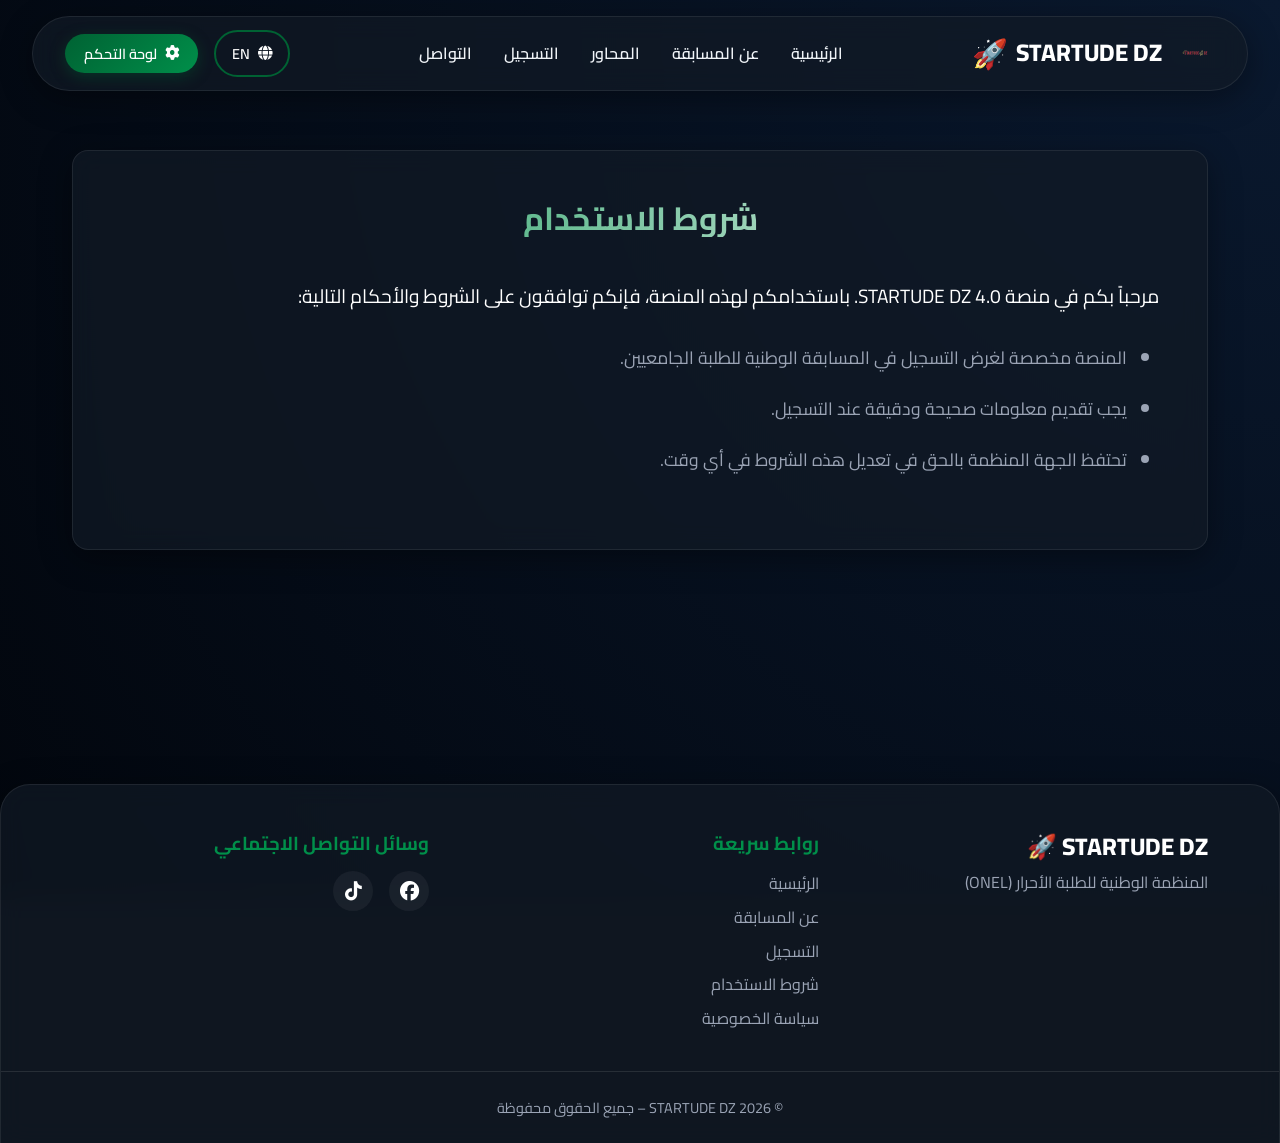
<file: terms.html>
<!doctype html>
<html lang="ar">
  <head>
    <meta charset="UTF-8" />
    <link rel="icon" type="image/svg+xml" href="./favicon.svg" />
    <meta name="viewport" content="width=device-width, initial-scale=1.0, maximum-scale=1.0, user-scalable=no, viewport-fit=cover" />
    <meta name="theme-color" content="#006233" />
    
    <!-- SEO Optimization -->
    <title>STARTUDE DZ 4.0 | شروط الاستخدام</title>
    <meta name="description" content="شروط الاستخدام الخاصة بمنصة STARTUDE DZ 4.0 - المسابقة الوطنية للطلبة الجامعيين." />
    <meta name="author" content="National Organization of Free Students (ONEL)" />
    
    <!-- External Libraries -->
    <link rel="stylesheet" href="https://cdnjs.cloudflare.com/ajax/libs/font-awesome/6.4.0/css/all.min.css" />
    <style>
      body {
        background-color: #0a0f16 !important;
        color: #f0f4f8;
      }
    </style>
    <link rel="stylesheet" href="./assets/css/style.css" />
  </head>
  <body>

    <div class="app-container">
      
      <!-- Navbar -->
      <header class="navbar-container glass-panel">
        <div class="navbar-content">
          <div class="logo">
            <a href="./index.html" style="display: flex; align-items: center; gap: 0.8rem;">
              <img src="./startude-logo.png" alt="STARTUDE Logo" style="height: 40px; width: auto; object-fit: contain;" />
              <h2>STARTUDE DZ <span>🚀</span></h2>
            </a>
          </div>

          <nav class="nav-links">
            <a href="./index.html" data-i18n="nav.home">الرئيسية</a>
            <a href="./index.html#about" data-i18n="nav.about">عن المسابقة</a>
            <a href="./index.html#axes" data-i18n="nav.axes">المحاور</a>
            <a href="./index.html#registration" data-i18n="nav.registration">التسجيل</a>
            <a href="./index.html#contact" data-i18n="nav.contact">التواصل</a>
          </nav>

          <div class="nav-actions">
            <button class="lang-toggle btn-secondary">
              <i class="fas fa-globe"></i> <span class="lang-toggle-text">EN</span>
            </button>
            <a href="./admin.html" class="btn-primary admin-btn">
              <i class="fas fa-cog"></i> <span data-i18n="nav.dashboard">لوحة التحكم</span>
            </a>
            <button class="mobile-menu-btn">
              <i class="fas fa-bars"></i>
            </button>
          </div>
        </div>
      </header>

      <!-- Main Content -->
      <main style="min-height: 80vh;">
        <div class="container" style="padding-top: 150px; padding-bottom: 4rem;">
          <div class="glass-panel" style="padding: 3rem; border-radius: 16px; box-shadow: var(--glass-shadow);">
            <h1 class="text-gradient" style="margin-bottom: 2.5rem; text-align: center;" data-i18n="terms.title">شروط الاستخدام</h1>
            
            <div style="line-height: 2;">
              <p style="margin-bottom: 1.5rem; font-size: 1.2rem; color: var(--color-white);" data-i18n="terms.intro">
                مرحباً بكم في منصة STARTUDE DZ 4.0. باستخدامكم لهذه المنصة، فإنكم توافقون على الشروط والأحكام التالية:
              </p>
              <ul style="padding-inline-start: 2rem; margin-bottom: 1.5rem; font-size: 1.1rem; display: flex; flex-direction: column; gap: 1rem; color: var(--color-text-muted);">
                <li data-i18n="terms.item1">المنصة مخصصة لغرض التسجيل في المسابقة الوطنية للطلبة الجامعيين.</li>
                <li data-i18n="terms.item2">يجب تقديم معلومات صحيحة ودقيقة عند التسجيل.</li>
                <li data-i18n="terms.item3">تحتفظ الجهة المنظمة بالحق في تعديل هذه الشروط في أي وقت.</li>
              </ul>
            </div>
          </div>
        </div>
      </main>

      <!-- Footer -->
      <footer class="footer-container glass-panel">
        <div class="container footer-content">
          <div class="footer-brand">
            <h2>STARTUDE DZ <span>🚀</span></h2>
            <p data-i18n="footer.onel">المنظمة الوطنية للطلبة الأحرار (ONEL)</p>
          </div>
          
          <div class="footer-links">
            <h3 data-i18n="footer.quick_links">روابط سريعة</h3>
            <ul>
              <li><a href="./index.html" data-i18n="nav.home">الرئيسية</a></li>
              <li><a href="./index.html#about" data-i18n="nav.about">عن المسابقة</a></li>
              <li><a href="./index.html#registration" data-i18n="nav.registration">التسجيل</a></li>
              <li><a href="./terms.html" data-i18n="footer.terms">شروط الاستخدام</a></li>
              <li><a href="./privacy.html" data-i18n="footer.privacy">سياسة الخصوصية</a></li>
            </ul>
          </div>

          <div class="footer-social">
            <h3 data-i18n="footer.social">وسائل التواصل الاجتماعي</h3>
            <div class="social-icons">
              <a href="https://www.facebook.com/share/1B1pjuqfKP/" target="_blank" rel="noopener noreferrer"><i class="fab fa-facebook"></i></a>
              <a href="https://www.tiktok.com/@startudedz?_r=1&_t=ZS-96HNYuN3NMC" target="_blank" rel="noopener noreferrer"><i class="fab fa-tiktok"></i></a>
            </div>
          </div>
        </div>
        <div class="footer-bottom">
          <p data-i18n="footer.copyright">© 2026 STARTUDE DZ – جميع الحقوق محفوظة</p>
        </div>
      </footer>

    </div>

    <!-- Scripts -->
    <script src="./assets/js/main.js"></script>
  </body>
</html>
</file>
<file: assets/css/style.css>
@import url('https://fonts.googleapis.com/css2?family=Cairo:wght@300;400;600;700;800&family=Outfit:wght@300;400;600;700;800&display=swap');

:root {
  /* Algerian Colors */
  --color-primary: #006233; /* Algerian Green */
  --color-primary-light: #008f4a;
  --color-secondary: #d21034; /* Algerian Red */
  --color-white: #ffffff;
  
  /* Dark Theme Colors */
  --color-bg: #0a0f16;
  --color-bg-secondary: #121b26;
  --color-text: #f0f4f8;
  --color-text-muted: #9ba4b5;
  --color-border: rgba(255, 255, 255, 0.1);
  
  /* Glassmorphism */
  --glass-bg: rgba(18, 27, 38, 0.7);
  --glass-border: rgba(255, 255, 255, 0.08);
  --glass-shadow: 0 8px 32px 0 rgba(0, 0, 0, 0.37);
  
  /* Fonts */
  --font-ar: 'Cairo', sans-serif;
  --font-en: 'Outfit', sans-serif;
  
  /* Transitions */
  --transition-fast: 0.2s ease;
  --transition-normal: 0.3s ease;
  --transition-slow: 0.5s ease;
}

* {
  margin: 0;
  padding: 0;
  box-sizing: border-box;
}

html {
  scroll-behavior: smooth;
  scroll-padding-top: 100px; /* Account for fixed navbar */
}

::selection {
  background-color: var(--color-primary);
  color: var(--color-white);
}

body {
  background: radial-gradient(circle at top right, #0a192f, #02060d);
  background-attachment: fixed;
  color: var(--color-text);
  overflow-x: hidden;
  line-height: 1.6;
}

/* Typography & Direction adjustments based on Language */
body[dir="rtl"] {
  font-family: var(--font-ar);
}

body[dir="ltr"] {
  font-family: var(--font-en);
}

h1, h2, h3, h4, h5, h6 {
  font-weight: 700;
  line-height: 1.2;
  margin-bottom: 1rem;
}

a {
  color: inherit;
  text-decoration: none;
  transition: color var(--transition-fast);
}

button {
  font-family: inherit;
  cursor: pointer;
  border: none;
  background: none;
  outline: none;
}

/* Utility Classes */
.glass-panel {
  background: var(--glass-bg);
  backdrop-filter: blur(12px);
  -webkit-backdrop-filter: blur(12px);
  border: 1px solid var(--glass-border);
  box-shadow: var(--glass-shadow);
  border-radius: 16px;
}

.text-gradient {
  background: linear-gradient(90deg, var(--color-primary-light), var(--color-white));
  -webkit-background-clip: text;
  -webkit-text-fill-color: transparent;
  background-clip: text;
}

.container {
  width: 100%;
  max-width: 1200px;
  margin: 0 auto;
  padding: 0 2rem;
}

.btn-primary {
  background: linear-gradient(135deg, var(--color-primary), var(--color-primary-light));
  color: var(--color-white);
  padding: 0.8rem 2rem;
  border-radius: 50px;
  font-weight: 600;
  font-size: 1.1rem;
  transition: transform var(--transition-fast), box-shadow var(--transition-fast);
  display: inline-flex;
  align-items: center;
  justify-content: center;
  gap: 0.5rem;
  box-shadow: 0 4px 15px rgba(0, 98, 51, 0.4);
}

.btn-primary:hover {
  transform: translateY(-2px);
  box-shadow: 0 6px 20px rgba(0, 98, 51, 0.6);
}

.btn-secondary {
  background: transparent;
  color: var(--color-white);
  padding: 0.8rem 2rem;
  border-radius: 50px;
  font-weight: 600;
  font-size: 1.1rem;
  border: 2px solid var(--color-primary);
  transition: background var(--transition-fast);
  display: inline-flex;
  align-items: center;
  justify-content: center;
  gap: 0.5rem;
}

.btn-secondary:hover {
  background: rgba(0, 98, 51, 0.1);
}

/* Sections */
section {
  padding: 6rem 0;
  position: relative;
  z-index: 1;
}

.section-title {
  text-align: center;
  font-size: 2.5rem;
  margin-bottom: 3rem;
  position: relative;
  display: block;
  width: 100%;
  word-wrap: break-word;
}

.section-title::after {
  content: '';
  position: absolute;
  bottom: -10px;
  left: 50%;
  transform: translateX(-50%);
  width: 80px;
  height: 4px;
  background: var(--color-secondary);
  border-radius: 2px;
}

/* Custom Scrollbar */
::-webkit-scrollbar {
  width: 10px;
}

::-webkit-scrollbar-track {
  background: var(--color-bg);
}

::-webkit-scrollbar-thumb {
  background: var(--color-primary);
  border-radius: 5px;
}

::-webkit-scrollbar-thumb:hover {
  background: var(--color-primary-light);
}

/* Navbar styling */
.navbar-container {
  position: fixed;
  top: 1rem;
  left: 50%;
  transform: translateX(-50%);
  width: 95%;
  max-width: 1400px;
  z-index: 1000;
  padding: 0.8rem 2rem;
  border-radius: 50px;
}

.navbar-content {
  display: flex;
  justify-content: space-between;
  align-items: center;
}

.logo h2 {
  margin: 0;
  font-size: 1.5rem;
  font-weight: 800;
  color: var(--color-white);
  display: flex;
  align-items: center;
  gap: 0.5rem;
}

.logo span {
  font-size: 1.8rem;
}

.navbar-logo-img {
  height: 80px;
  width: 80px;
  object-fit: contain;
  background-color: white;
  padding: 10px;
  border-radius: 50%;
  display: block;
  box-shadow: 0 4px 15px rgba(0, 0, 0, 0.2);
}

.nav-links {
  display: flex;
  gap: 2rem;
}

.nav-links a {
  font-weight: 600;
  position: relative;
}

.nav-links a::after {
  content: '';
  position: absolute;
  width: 0;
  height: 2px;
  bottom: -4px;
  left: 50%;
  background-color: var(--color-primary-light);
  transition: all var(--transition-fast);
  transform: translateX(-50%);
}

.nav-links a:hover::after {
  width: 100%;
}

.nav-actions {
  display: flex;
  gap: 1rem;
  align-items: center;
}

.lang-toggle {
  padding: 0.5rem 1rem;
  font-size: 0.9rem;
}

.admin-btn {
  padding: 0.5rem 1.2rem;
  font-size: 0.9rem;
}

.mobile-menu-btn {
  display: none;
  font-size: 1.5rem;
  color: var(--color-white);
  background: none;
  border: none;
  cursor: pointer;
  z-index: 1001;
}

@media (max-width: 992px) {
  .mobile-menu-btn {
    display: flex;
    align-items: center;
    justify-content: center;
  }

  .nav-links {
    position: fixed;
    top: 0;
    right: -100%;
    width: 70%;
    height: 100vh;
    background: var(--color-bg);
    flex-direction: column;
    justify-content: center;
    align-items: center;
    transition: right 0.4s cubic-bezier(0.68, -0.55, 0.265, 1.55);
    z-index: 999;
    box-shadow: -5px 0 20px rgba(0, 0, 0, 0.5);
    border-left: 1px solid var(--glass-border);
  }

  body[dir="rtl"] .nav-links {
    right: auto;
    left: -100%;
    transition: left 0.4s cubic-bezier(0.68, -0.55, 0.265, 1.55);
    border-left: none;
    border-right: 1px solid var(--glass-border);
    box-shadow: 5px 0 20px rgba(0, 0, 0, 0.5);
  }

  .nav-links.active {
    right: 0;
  }

  body[dir="rtl"] .nav-links.active {
    left: 0;
  }

  .nav-links a {
    font-size: 1.5rem;
    margin: 1rem 0;
  }

  .admin-btn {
    display: none;
  }
}

/* Hero Section */
.hero-section {
  position: relative;
  min-height: 100vh;
  display: flex;
  align-items: center;
  overflow: hidden;
  padding-top: 80px; /* Offset for navbar */
}

.hero-content {
  display: flex;
  align-items: center;
  justify-content: space-between;
  gap: 4rem;
  position: relative;
  z-index: 10;
}

.hero-text {
  flex: 1;
  max-width: 600px;
}

.hero-text h1 {
  font-size: 4.5rem;
  margin-bottom: 1rem;
  letter-spacing: 2px;
}

.hero-subtitle {
  font-size: 1.2rem;
  color: var(--color-text-muted);
  margin-bottom: 2.5rem;
}

.hero-actions {
  margin-bottom: 3rem;
}

/* Rocket Animation */
.hero-image {
  flex: 1;
  display: flex;
  justify-content: center;
  align-items: center;
}

.rocket-container {
  position: relative;
  font-size: 12rem;
  filter: drop-shadow(0 0 30px rgba(0, 98, 51, 0.5));
}

.rocket-glow {
  position: absolute;
  bottom: -20px;
  left: 50%;
  transform: translateX(-50%);
  width: 100px;
  height: 100px;
  background: radial-gradient(circle, rgba(210, 16, 52, 0.8) 0%, rgba(210, 16, 52, 0) 70%);
  z-index: -1;
  animation: pulse 2s infinite;
}

@keyframes pulse {
  0% { transform: translateX(-50%) scale(1); opacity: 0.8; }
  50% { transform: translateX(-50%) scale(1.5); opacity: 0.4; }
  100% { transform: translateX(-50%) scale(1); opacity: 0.8; }
}

/* Countdown */
.countdown-container {
  padding: 1.5rem;
  display: inline-block;
  margin-top: 1rem;
}

.countdown-container p {
  color: var(--color-primary-light);
  font-weight: 600;
  margin-bottom: 1rem;
  text-align: center;
}

.timer {
  display: flex;
  gap: 1.5rem;
}

.time-box {
  display: flex;
  flex-direction: column;
  align-items: center;
  justify-content: center;
  width: 70px;
  height: 70px;
  background: rgba(255, 255, 255, 0.05);
  border: 1px solid var(--glass-border);
  border-radius: 12px;
}

.time-box span {
  font-size: 1.5rem;
  font-weight: 700;
  color: var(--color-white);
  line-height: 1;
}

.time-box small {
  font-size: 0.8rem;
  color: var(--color-text-muted);
  margin-top: 0.2rem;
}

@media (max-width: 992px) {
  .hero-content {
    flex-direction: column;
    text-align: center;
  }
  
  .hero-text h1 {
    font-size: 3.5rem;
  }
  
  .hero-text {
    margin-top: 2rem;
  }

  .countdown-container {
    margin: 0 auto;
    display: flex;
    flex-direction: column;
    align-items: center;
  }
}

/* About Section */
.about-section {
  position: relative;
}

.about-content {
  display: grid;
  grid-template-columns: 1fr 1fr;
  gap: 4rem;
  align-items: center;
}

.about-text .lead {
  font-size: 1.3rem;
  font-weight: 600;
  color: var(--color-primary-light);
  margin-bottom: 1.5rem;
}

.about-text p {
  color: var(--color-text-muted);
  font-size: 1.1rem;
}

.about-goals {
  padding: 2.5rem;
}

.about-goals h3 {
  margin-bottom: 1.5rem;
  color: var(--color-white);
  border-bottom: 1px solid var(--color-border);
  padding-bottom: 1rem;
}

.goals-list {
  list-style: none;
  padding: 0;
  margin: 0;
}

.goals-list li {
  display: flex;
  align-items: center;
  gap: 1rem;
  margin-bottom: 1.2rem;
  font-size: 1.1rem;
}

.goals-list li:last-child {
  margin-bottom: 0;
}

.goal-icon {
  color: var(--color-primary-light);
  font-size: 1.5rem;
  flex-shrink: 0;
}

@media (max-width: 992px) {
  .about-content {
    grid-template-columns: 1fr;
    gap: 2rem;
  }
}

/* Axes Section */
.axes-section {
  background-color: var(--color-bg);
}

.axes-grid {
  display: grid;
  grid-template-columns: repeat(auto-fit, minmax(200px, 1fr));
  gap: 1.5rem;
}

.axis-card {
  padding: 1.5rem;
  text-align: center;
  transition: all var(--transition-normal);
  border: 1px solid var(--glass-border);
  display: flex;
  flex-direction: column;
  align-items: center;
  justify-content: center;
  min-height: 180px;
}

.axis-card:hover {
  transform: translateY(-5px);
  background: rgba(255, 255, 255, 0.05);
  border-color: var(--color-primary-light);
  box-shadow: 0 10px 30px rgba(0, 98, 51, 0.2);
}

.axis-icon {
  font-size: 2.5rem;
  color: var(--color-primary-light);
  margin-bottom: 1rem;
  transition: transform var(--transition-fast);
}

.axis-card:hover .axis-icon {
  transform: scale(1.1);
}

.axis-card h3 {
  font-size: 1.1rem;
  margin: 0;
  line-height: 1.4;
}

/* Stats Section */
.stats-section {
  padding: 4rem 0;
  background-color: var(--color-bg-secondary);
  border-top: 1px solid var(--color-border);
  border-bottom: 1px solid var(--color-border);
}

.stats-grid {
  display: grid;
  grid-template-columns: repeat(auto-fit, minmax(200px, 1fr));
  gap: 2rem;
  text-align: center;
}

.stat-card h3 {
  font-size: 3.5rem;
  margin-bottom: 0.5rem;
  font-weight: 800;
}

.stat-card p {
  font-size: 1.2rem;
  color: var(--color-text-muted);
  font-weight: 600;
}

/* Registration Section */
.registration-section {
  padding: 4rem 0;
}

.registration-card {
  position: relative;
  overflow: hidden;
  padding: 4rem 2rem;
  text-align: center;
  background: linear-gradient(135deg, var(--glass-bg), rgba(0, 98, 51, 0.2));
  border: 1px solid rgba(0, 98, 51, 0.3);
}

.registration-content {
  position: relative;
  z-index: 2;
  max-width: 700px;
  margin: 0 auto;
}

.registration-content h2 {
  font-size: 2.5rem;
  color: var(--color-white);
  margin-bottom: 1rem;
}

.registration-content p {
  font-size: 1.2rem;
  color: var(--color-text-muted);
  margin-bottom: 2rem;
}

.btn-large {
  padding: 1rem 3rem;
  font-size: 1.2rem;
}

.registration-closed {
  display: inline-block;
  padding: 1rem 2rem;
  background: rgba(210, 16, 52, 0.1);
  border: 1px solid var(--color-secondary);
  color: var(--color-white);
  border-radius: 50px;
  font-weight: 600;
}

.registration-bg-shape {
  position: absolute;
  top: -50%;
  right: -10%;
  width: 500px;
  height: 500px;
  background: radial-gradient(circle, rgba(0, 98, 51, 0.4) 0%, transparent 70%);
  border-radius: 50%;
  z-index: 1;
  pointer-events: none;
}

/* Contact Section */
.contact-section {
  position: relative;
}

.contact-container {
  display: grid;
  grid-template-columns: 1fr 1fr;
  overflow: hidden;
  padding: 0;
}

.contact-info {
  padding: 3rem;
  display: flex;
  flex-direction: column;
  gap: 2rem;
}

.contact-item {
  display: flex;
  align-items: center;
  gap: 1.5rem;
}

.contact-icon {
  width: 60px;
  height: 60px;
  background: rgba(0, 98, 51, 0.1);
  color: var(--color-primary-light);
  border-radius: 50%;
  display: flex;
  justify-content: center;
  align-items: center;
  font-size: 1.5rem;
  flex-shrink: 0;
}

.contact-details h4 {
  margin: 0 0 0.2rem 0;
  font-size: 1.1rem;
  color: var(--color-white);
}

.contact-details p {
  margin: 0;
  color: var(--color-text-muted);
  font-size: 1rem;
}

.contact-map {
  width: 100%;
  height: 100%;
  min-height: 400px;
  background-color: #1a2530;
  position: relative;
}

.map-placeholder {
  width: 100%;
  height: 100%;
  background-image: url('data:image/svg+xml;utf8,<svg xmlns="http://www.w3.org/2000/svg" width="100" height="100" opacity="0.05"><rect width="100" height="100" fill="none" stroke="%23ffffff" stroke-width="1"/></svg>');
  display: flex;
  justify-content: center;
  align-items: center;
}

.map-overlay {
  text-align: center;
  color: var(--color-primary-light);
}

.map-icon {
  font-size: 3rem;
  margin-bottom: 0.5rem;
  animation: bounce 2s infinite;
}

@keyframes bounce {
  0%, 100% { transform: translateY(0); }
  50% { transform: translateY(-10px); }
}

@media (max-width: 992px) {
  .contact-container {
    grid-template-columns: 1fr;
  }
  
  .contact-map {
    min-height: 300px;
  }
}

/* Organizers Section */
.organizers-section {
  background-color: var(--color-bg-secondary);
}

.section-desc {
  text-align: center;
  max-width: 800px;
  margin: 0 auto 3rem;
  font-size: 1.1rem;
  color: var(--color-text-muted);
}

.organizers-grid {
  display: grid;
  grid-template-columns: repeat(auto-fit, minmax(250px, 1fr));
  gap: 2rem;
}

.org-card {
  padding: 2rem;
  text-align: center;
  display: flex;
  flex-direction: column;
  align-items: center;
  transition: transform var(--transition-normal);
}

.org-card:hover {
  transform: translateY(-10px);
}

.org-icon {
  width: 80px;
  height: 80px;
  border-radius: 50%;
  background: rgba(0, 98, 51, 0.1);
  color: var(--color-primary-light);
  display: flex;
  justify-content: center;
  align-items: center;
  font-size: 2.5rem;
  margin-bottom: 1.5rem;
  box-shadow: inset 0 0 20px rgba(0, 98, 51, 0.2);
  overflow: hidden;
}

.org-card h3 {
  margin: 0;
  font-size: 1.2rem;
}

/* Footer Section */
.footer-container {
  margin-top: 4rem;
  padding-top: 3rem;
  border-radius: 30px 30px 0 0;
  border-bottom: none;
}

.footer-content {
  display: grid;
  grid-template-columns: repeat(auto-fit, minmax(250px, 1fr));
  gap: 2rem;
  margin-bottom: 2rem;
}

.footer-brand h2 {
  color: var(--color-white);
  font-weight: 800;
  margin-bottom: 0.5rem;
}

.footer-brand p {
  color: var(--color-text-muted);
}

.footer-logo-img {
  height: 120px;
  width: 120px;
  object-fit: contain;
  background-color: white;
  padding: 15px;
  border-radius: 50%;
  margin-bottom: 1rem;
  box-shadow: 0 4px 15px rgba(0, 0, 0, 0.2);
}

.footer-links h3, .footer-social h3 {
  color: var(--color-primary-light);
  margin-bottom: 1rem;
}

.footer-links ul {
  list-style: none;
}

.footer-links li {
  margin-bottom: 0.5rem;
}

.footer-links a {
  color: var(--color-text-muted);
}

.footer-links a:hover {
  color: var(--color-white);
}

.social-icons {
  display: flex;
  gap: 1rem;
}

.social-icons a {
  display: flex;
  align-items: center;
  justify-content: center;
  width: 40px;
  height: 40px;
  border-radius: 50%;
  background: rgba(255, 255, 255, 0.05);
  color: var(--color-white);
  font-size: 1.2rem;
  transition: all var(--transition-fast);
}

.social-icons a:hover {
  background: var(--color-primary);
  transform: translateY(-3px);
}

.footer-bottom {
  text-align: center;
  padding: 1.5rem;
  border-top: 1px solid var(--color-border);
  color: var(--color-text-muted);
  font-size: 0.9rem;
}

/* Admin Dashboard Section */
.admin-page {
  padding-top: 120px;
  padding-bottom: 6rem;
}

.admin-grid {
  display: grid;
  grid-template-columns: repeat(auto-fit, minmax(300px, 1fr));
  gap: 2rem;
  margin-bottom: 3rem;
}

.admin-panel {
  padding: 2rem;
}

.admin-panel h2 {
  font-size: 1.5rem;
  margin-bottom: 2rem;
  color: var(--color-primary-light);
  border-bottom: 1px solid var(--color-border);
  padding-bottom: 1rem;
}

.admin-form-group {
  margin-bottom: 1.5rem;
}

.admin-form-group label {
  display: block;
  margin-bottom: 0.5rem;
  font-weight: 600;
  color: var(--color-text);
}

.admin-input {
  width: 100%;
  padding: 0.8rem 1rem;
  background: rgba(0, 0, 0, 0.2);
  border: 1px solid var(--glass-border);
  border-radius: 8px;
  color: var(--color-white);
  font-family: inherit;
  font-size: 1rem;
  transition: border-color var(--transition-fast);
}

.admin-input:focus {
  outline: none;
  border-color: var(--color-primary-light);
}

/* Custom Toggle Switch */
.toggle-group label {
  display: flex;
  justify-content: space-between;
  align-items: center;
  cursor: pointer;
  padding: 0.5rem 0;
}

.toggle-group input[type="checkbox"] {
  display: none;
}

.toggle-slider {
  position: relative;
  width: 50px;
  height: 26px;
  background-color: rgba(255, 255, 255, 0.1);
  border-radius: 34px;
  transition: .4s;
  display: inline-block;
}

.toggle-slider:before {
  position: absolute;
  content: "";
  height: 20px;
  width: 20px;
  left: 3px;
  bottom: 3px;
  background-color: white;
  border-radius: 50%;
  transition: .4s;
}

input:checked + .toggle-slider {
  background-color: var(--color-primary);
}

input:checked + .toggle-slider:before {
  transform: translateX(24px);
}

.admin-footer {
  display: flex;
  align-items: center;
  justify-content: space-between;
  flex-wrap: wrap;
  gap: 1rem;
  padding-top: 2rem;
  border-top: 1px solid var(--color-border);
}

.save-message {
  color: var(--color-primary-light);
  font-weight: 600;
  animation: fadeIn 0.3s ease;
}

@keyframes fadeIn {
  from { opacity: 0; }
  to { opacity: 1; }
}

/* Maintenance Mode styles */
.maintenance-container {
  display: flex;
  flex-direction: column;
  align-items: center;
  justify-content: center;
  min-height: 70vh;
  text-align: center;
  padding: 2rem;
}

.maintenance-panel {
  padding: 3rem;
  max-width: 600px;
  width: 100%;
}
</file>
